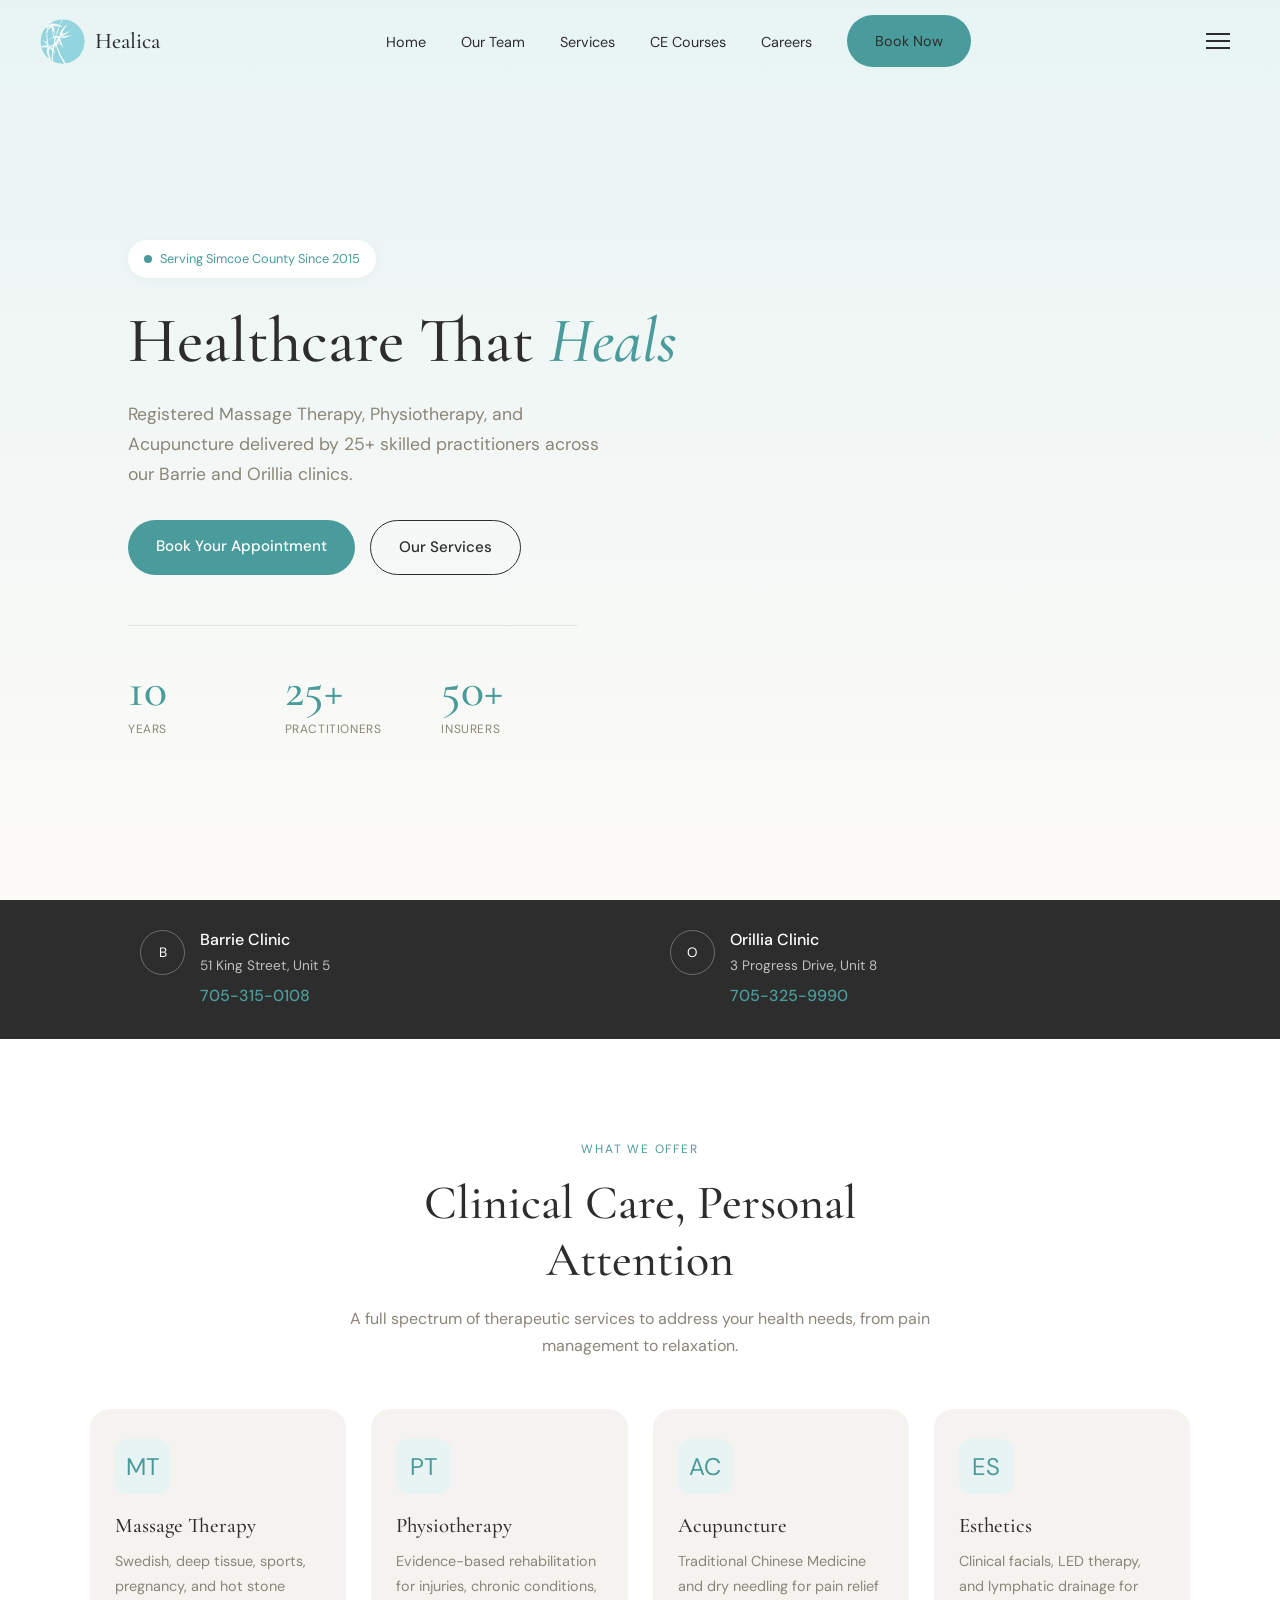
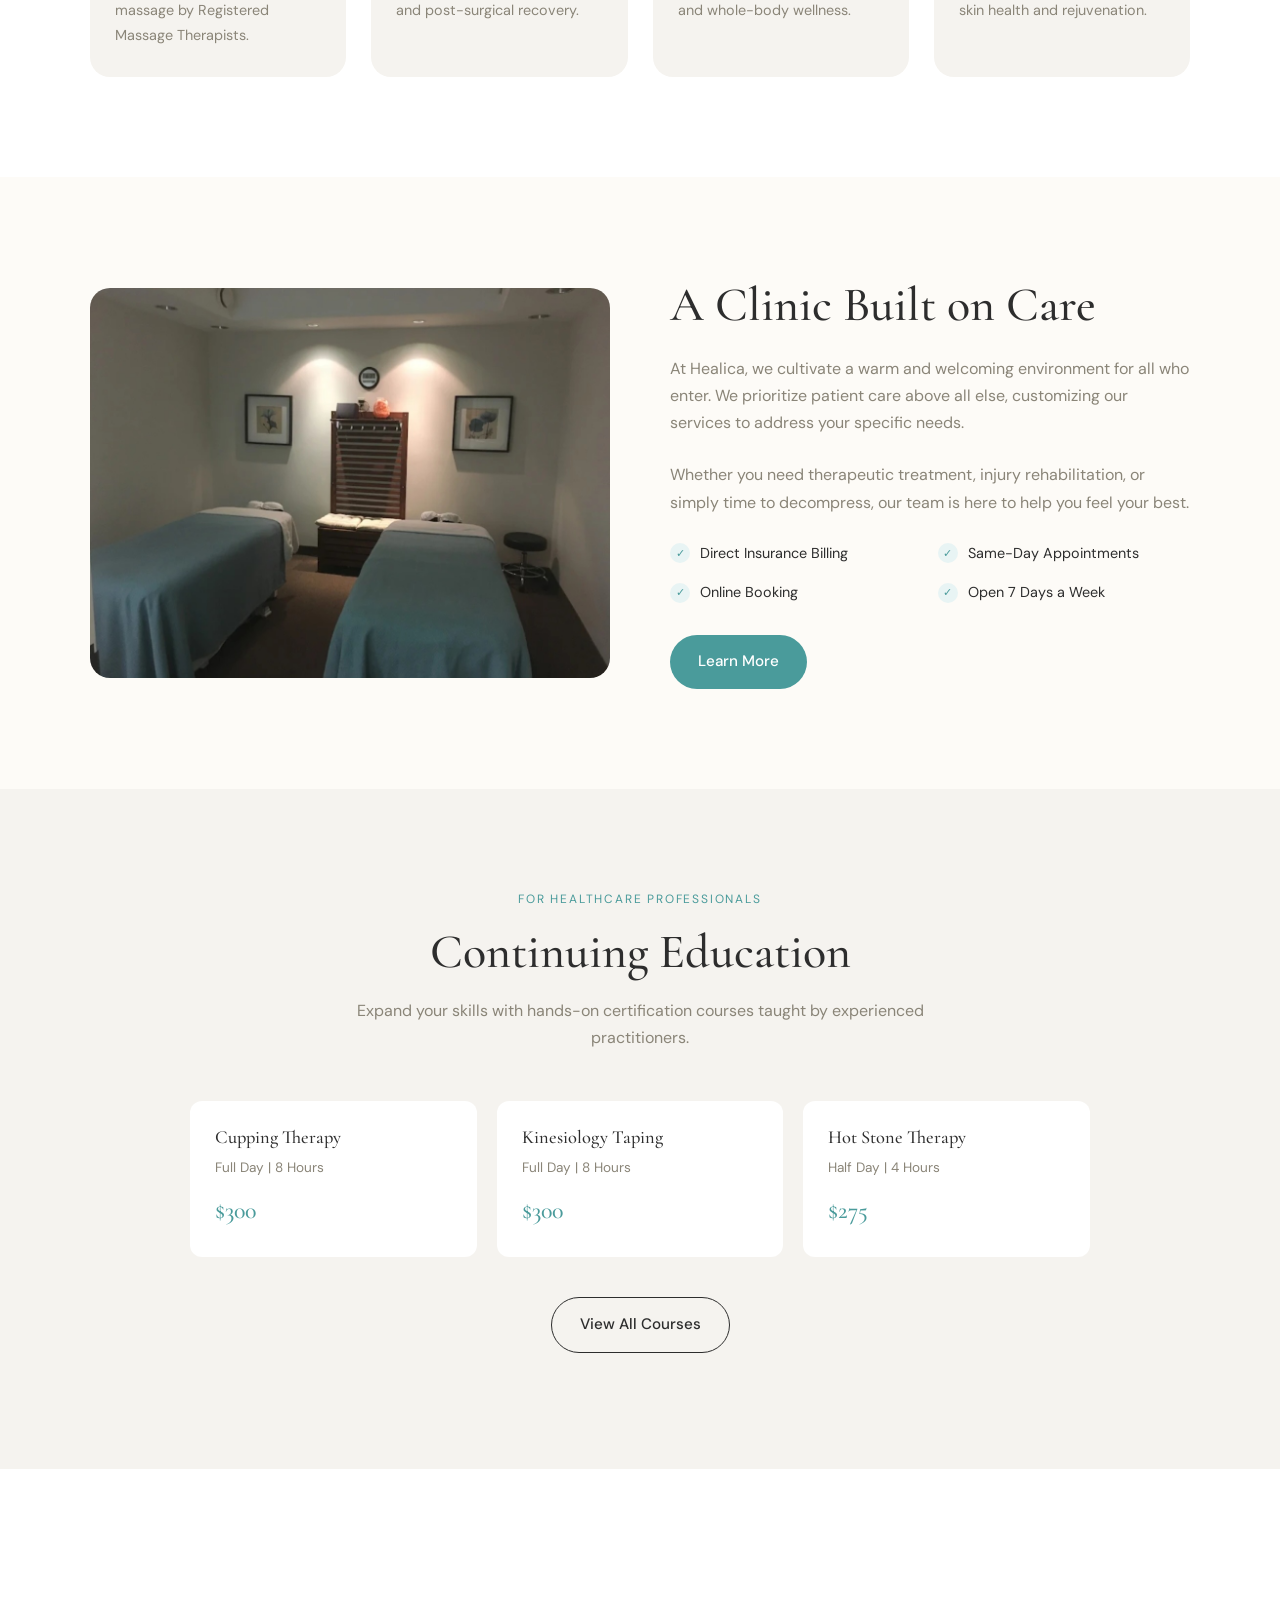
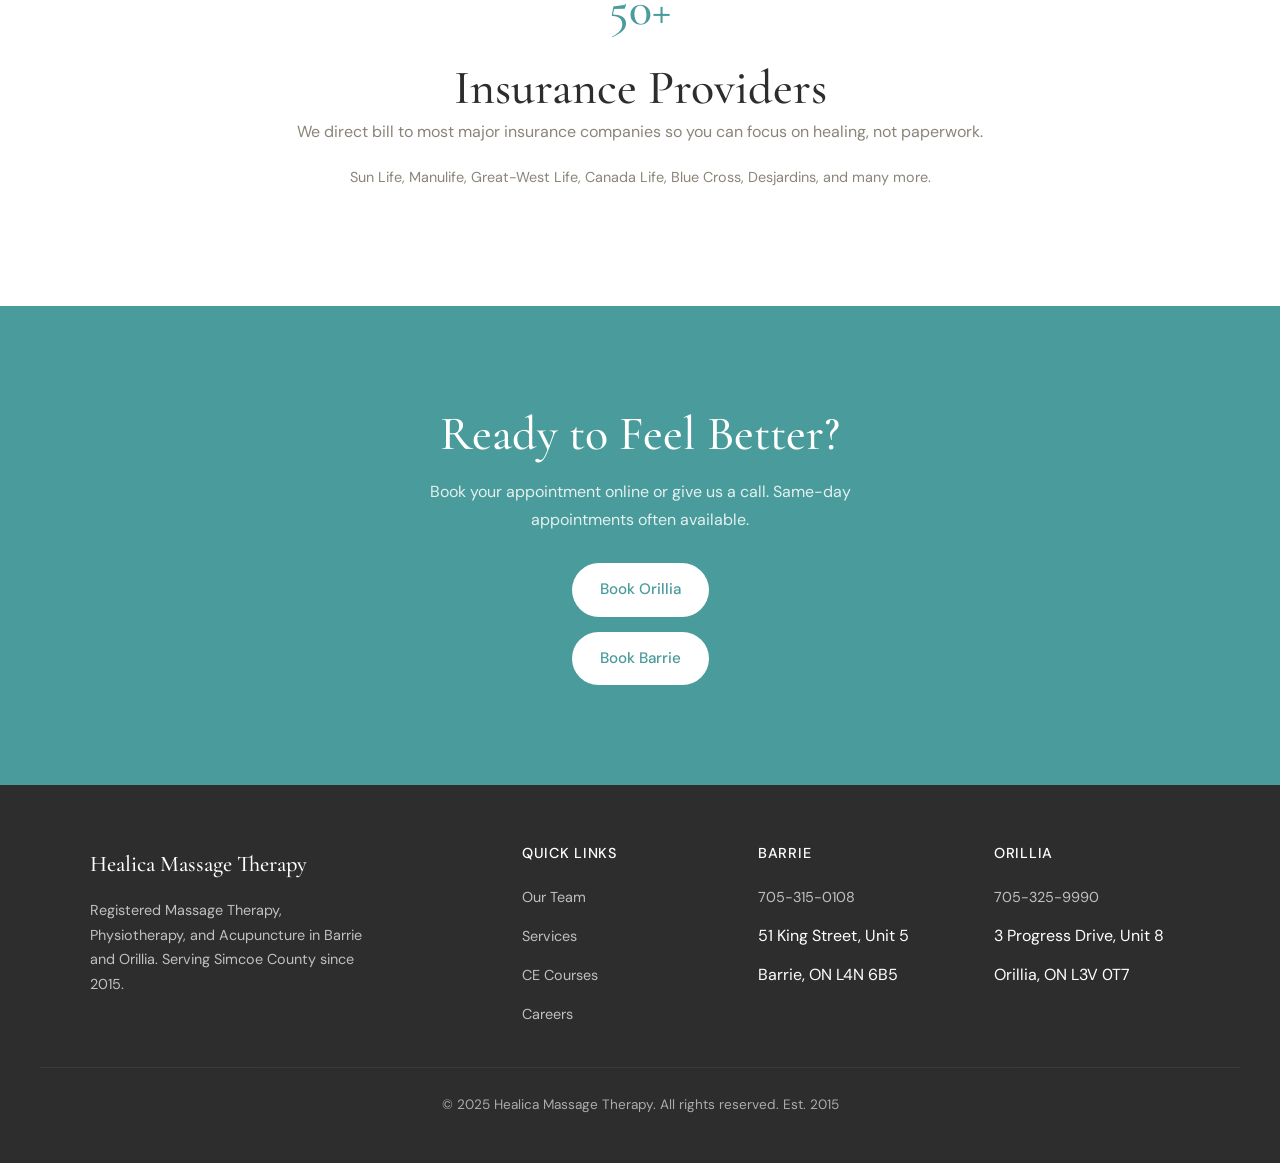
<file: index.html>
<!DOCTYPE html>
<html lang="en">
<head>
    <meta charset="UTF-8">
    <meta name="viewport" content="width=device-width, initial-scale=1.0">
    <title>Healica Massage Therapy | RMT Clinic in Barrie & Orillia</title>
    <meta name="description" content="Registered Massage Therapy, Physiotherapy & Acupuncture in Barrie and Orillia. Direct insurance billing. 25+ practitioners. Book online today.">
    <link rel="icon" type="image/x-icon" href="favicon.ico">
    <link rel="apple-touch-icon" href="apple-touch-icon.png">
    <link rel="preconnect" href="https://fonts.googleapis.com">
    <link rel="preconnect" href="https://fonts.gstatic.com" crossorigin>
    <link href="https://fonts.googleapis.com/css2?family=Cormorant+Garamond:ital,wght@0,400;0,500;0,600;1,400;1,500&family=DM+Sans:wght@300;400;500;600&display=swap" rel="stylesheet">
    <link rel="stylesheet" href="css/style.css">
</head>
<body>
    <!-- Header -->
    <header id="header">
        <div class="header-inner">
            <a href="index.html" class="logo">
                <img src="images/logo.jpg" alt="Healica" class="logo-img">
                <span class="logo-text">Healica</span>
            </a>
            
            <nav class="desktop-nav">
                <ul>
                    <li><a href="index.html">Home</a></li>
                    <li><a href="team.html">Our Team</a></li>
                    <li><a href="about.html">Services</a></li>
                    <li><a href="courses.html">CE Courses</a></li>
                    <li><a href="careers.html">Careers</a></li>
                    <li><a href="#book" class="btn btn-primary">Book Now</a></li>
                </ul>
            </nav>
            
            <button class="mobile-toggle" id="mobileToggle" aria-label="Toggle menu">
                <span></span>
                <span></span>
                <span></span>
            </button>
        </div>
    </header>
    
    <!-- Mobile Nav -->
    <nav class="mobile-nav" id="mobileNav">
        <ul>
            <li><a href="index.html">Home</a></li>
            <li><a href="team.html">Our Team</a></li>
            <li><a href="about.html">Services</a></li>
            <li><a href="courses.html">CE Courses</a></li>
            <li><a href="careers.html">Careers</a></li>
            <li><a href="#book" class="btn btn-primary">Book Now</a></li>
        </ul>
    </nav>

    <!-- Hero -->
    <section class="hero">
        <div class="hero-content">
            <div class="hero-badge">Serving Simcoe County Since 2015</div>
            <h1>Healthcare That <em>Heals</em></h1>
            <p>Registered Massage Therapy, Physiotherapy, and Acupuncture delivered by 25+ skilled practitioners across our Barrie and Orillia clinics.</p>
            <div class="hero-buttons">
                <a href="#book" class="btn btn-primary">Book Your Appointment</a>
                <a href="about.html" class="btn btn-outline">Our Services</a>
            </div>
            
            <div class="hero-stats">
                <div class="stat">
                    <div class="stat-number">10</div>
                    <div class="stat-label">Years</div>
                </div>
                <div class="stat">
                    <div class="stat-number">25+</div>
                    <div class="stat-label">Practitioners</div>
                </div>
                <div class="stat">
                    <div class="stat-number">50+</div>
                    <div class="stat-label">Insurers</div>
                </div>
            </div>
        </div>
    </section>

    <!-- Locations Bar -->
    <div class="locations-bar">
        <div class="locations-grid">
            <div class="location-item">
                <div class="location-icon">B</div>
                <div class="location-details">
                    <h4>Barrie Clinic</h4>
                    <p>51 King Street, Unit 5</p>
                    <a href="tel:7053150108">705-315-0108</a>
                </div>
            </div>
            <div class="location-item">
                <div class="location-icon">O</div>
                <div class="location-details">
                    <h4>Orillia Clinic</h4>
                    <p>3 Progress Drive, Unit 8</p>
                    <a href="tel:7053259990">705-325-9990</a>
                </div>
            </div>
        </div>
    </div>

    <!-- Services -->
    <section class="services">
        <div class="section-header">
            <div class="section-tag">What We Offer</div>
            <h2>Clinical Care, Personal Attention</h2>
            <p>A full spectrum of therapeutic services to address your health needs, from pain management to relaxation.</p>
        </div>
        
        <div class="services-grid">
            <div class="service-card">
                <div class="service-icon">MT</div>
                <h3>Massage Therapy</h3>
                <p>Swedish, deep tissue, sports, pregnancy, and hot stone massage by Registered Massage Therapists.</p>
            </div>
            <div class="service-card">
                <div class="service-icon">PT</div>
                <h3>Physiotherapy</h3>
                <p>Evidence-based rehabilitation for injuries, chronic conditions, and post-surgical recovery.</p>
            </div>
            <div class="service-card">
                <div class="service-icon">AC</div>
                <h3>Acupuncture</h3>
                <p>Traditional Chinese Medicine and dry needling for pain relief and whole-body wellness.</p>
            </div>
            <div class="service-card">
                <div class="service-icon">ES</div>
                <h3>Esthetics</h3>
                <p>Clinical facials, LED therapy, and lymphatic drainage for skin health and rejuvenation.</p>
            </div>
        </div>
    </section>

    <!-- About Preview -->
    <section class="about-preview">
        <div class="about-grid">
            <div class="about-image">
                <img src="images/clinic/treatment-room.jpg" alt="Healica treatment room with massage tables">
            </div>
            <div class="about-content">
                <h2>A Clinic Built on Care</h2>
                <p>At Healica, we cultivate a warm and welcoming environment for all who enter. We prioritize patient care above all else, customizing our services to address your specific needs.</p>
                <p>Whether you need therapeutic treatment, injury rehabilitation, or simply time to decompress, our team is here to help you feel your best.</p>
                
                <div class="about-features">
                    <div class="feature-item">
                        <span class="feature-check">✓</span>
                        <span>Direct Insurance Billing</span>
                    </div>
                    <div class="feature-item">
                        <span class="feature-check">✓</span>
                        <span>Same-Day Appointments</span>
                    </div>
                    <div class="feature-item">
                        <span class="feature-check">✓</span>
                        <span>Online Booking</span>
                    </div>
                    <div class="feature-item">
                        <span class="feature-check">✓</span>
                        <span>Open 7 Days a Week</span>
                    </div>
                </div>
                
                <a href="about.html" class="btn btn-primary">Learn More</a>
            </div>
        </div>
    </section>

    <!-- Courses Preview -->
    <section class="courses">
        <div class="section-header">
            <div class="section-tag">For Healthcare Professionals</div>
            <h2>Continuing Education</h2>
            <p>Expand your skills with hands-on certification courses taught by experienced practitioners.</p>
        </div>
        
        <div class="courses-grid">
            <div class="course-card">
                <h4>Cupping Therapy</h4>
                <p class="course-meta">Full Day | 8 Hours</p>
                <div class="course-price">$300</div>
            </div>
            <div class="course-card">
                <h4>Kinesiology Taping</h4>
                <p class="course-meta">Full Day | 8 Hours</p>
                <div class="course-price">$300</div>
            </div>
            <div class="course-card">
                <h4>Hot Stone Therapy</h4>
                <p class="course-meta">Half Day | 4 Hours</p>
                <div class="course-price">$275</div>
            </div>
        </div>
        
        <p class="text-center mt-40"><a href="courses.html" class="btn btn-outline">View All Courses</a></p>
    </section>

    <!-- Insurance -->
    <section class="insurance">
        <div class="insurance-count">50+</div>
        <h2>Insurance Providers</h2>
        <p class="text-light">We direct bill to most major insurance companies so you can focus on healing, not paperwork.</p>
        <p class="text-light" style="font-size: 0.9rem; margin-top: 20px;">Sun Life, Manulife, Great-West Life, Canada Life, Blue Cross, Desjardins, and many more.</p>
    </section>

    <!-- CTA -->
    <section class="cta" id="book">
        <h2>Ready to Feel Better?</h2>
        <p>Book your appointment online or give us a call. Same-day appointments often available.</p>
        <div style="display: flex; flex-direction: column; gap: 15px; align-items: center;">
            <a href="https://healicamassagetherapyorillia.setmore.com/" class="btn" target="_blank">Book Orillia</a>
            <a href="https://booking.setmore.com/scheduleappointment/ae8a8a37-0cfd-47c6-97ec-b8feeb06ac7f" class="btn" target="_blank">Book Barrie</a>
        </div>
    </section>

    <!-- Footer -->
    <footer>
        <div class="footer-grid">
            <div class="footer-brand">
                <span class="logo-text">Healica Massage Therapy</span>
                <p>Registered Massage Therapy, Physiotherapy, and Acupuncture in Barrie and Orillia. Serving Simcoe County since 2015.</p>
            </div>
            <div class="footer-col">
                <h5>Quick Links</h5>
                <ul>
                    <li><a href="team.html">Our Team</a></li>
                    <li><a href="about.html">Services</a></li>
                    <li><a href="courses.html">CE Courses</a></li>
                    <li><a href="careers.html">Careers</a></li>
                </ul>
            </div>
            <div class="footer-col">
                <h5>Barrie</h5>
                <ul>
                    <li><a href="tel:7053150108">705-315-0108</a></li>
                    <li>51 King Street, Unit 5</li>
                    <li>Barrie, ON L4N 6B5</li>
                </ul>
            </div>
            <div class="footer-col">
                <h5>Orillia</h5>
                <ul>
                    <li><a href="tel:7053259990">705-325-9990</a></li>
                    <li>3 Progress Drive, Unit 8</li>
                    <li>Orillia, ON L3V 0T7</li>
                </ul>
            </div>
        </div>
        <div class="footer-bottom">
            <p>&copy; 2025 Healica Massage Therapy. All rights reserved. Est. 2015</p>
        </div>
    </footer>

    <script src="js/main.js"></script>
</body>
</html>
</file>
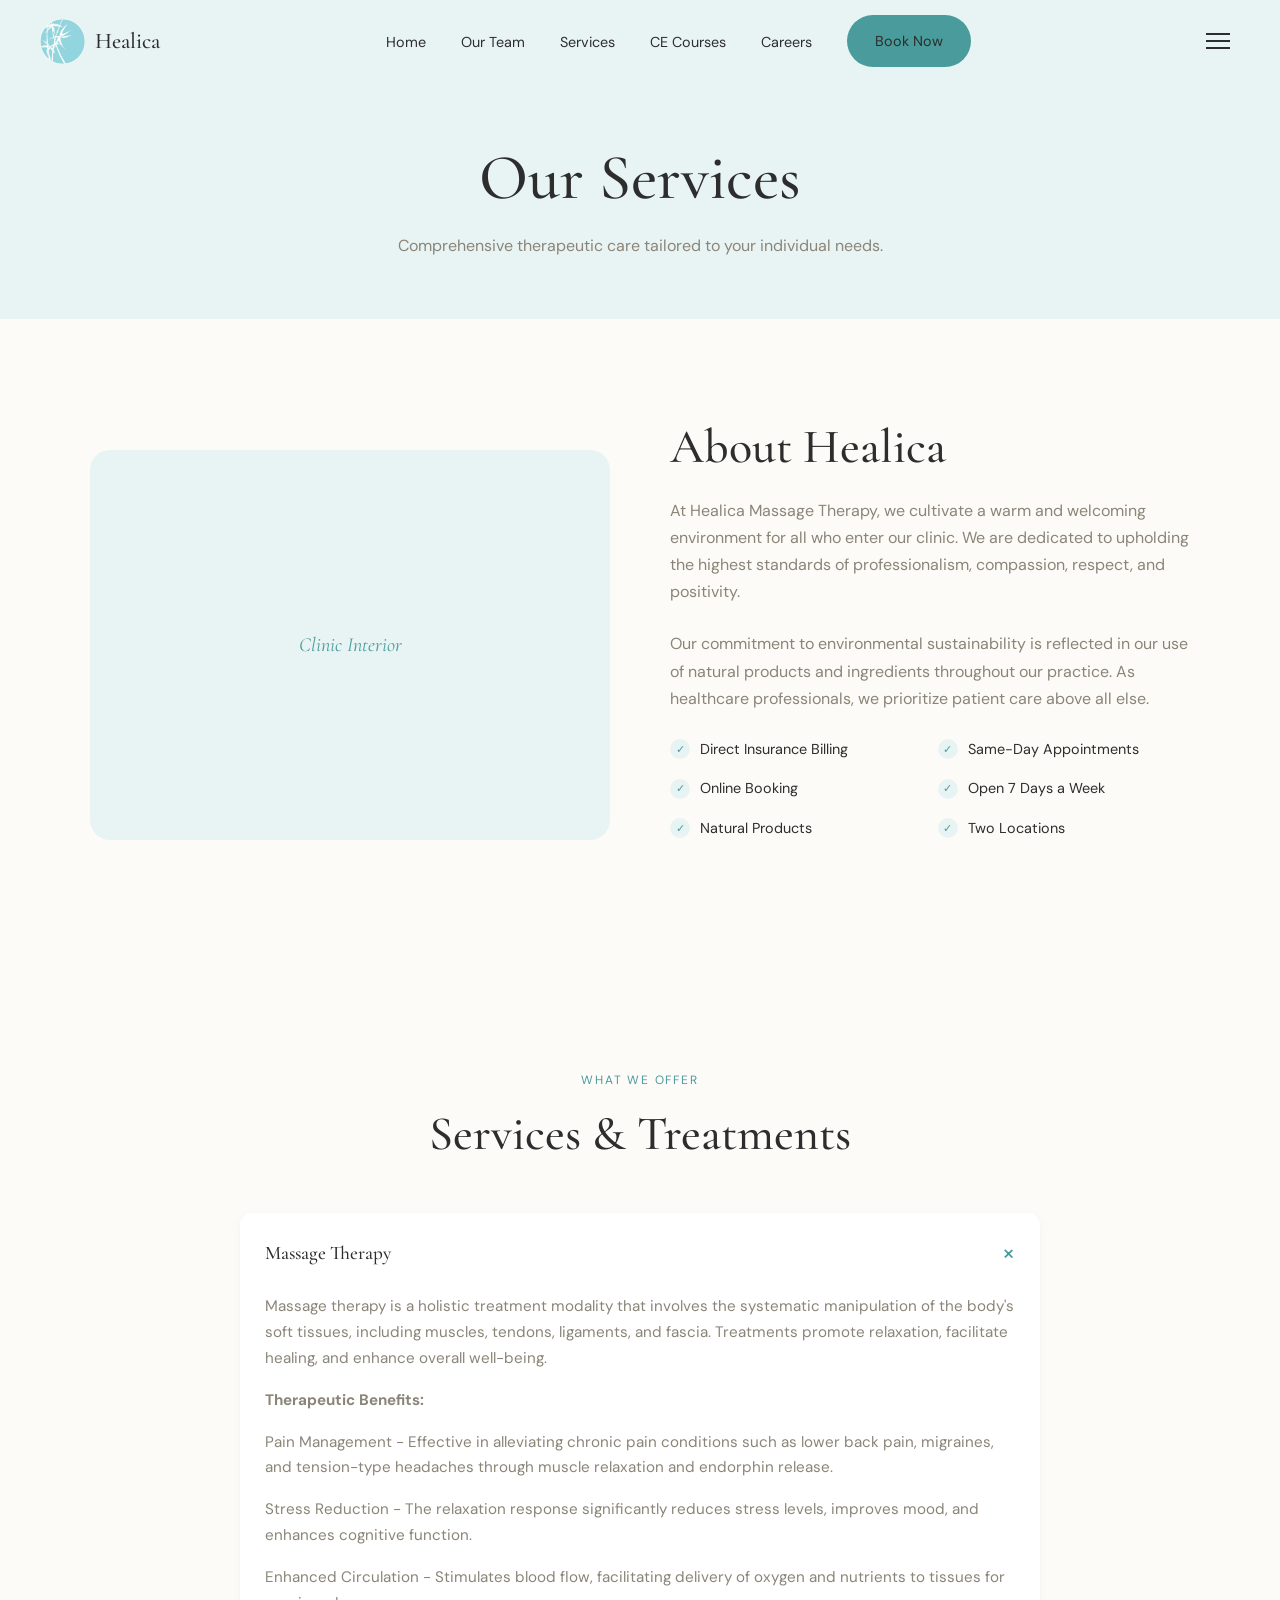
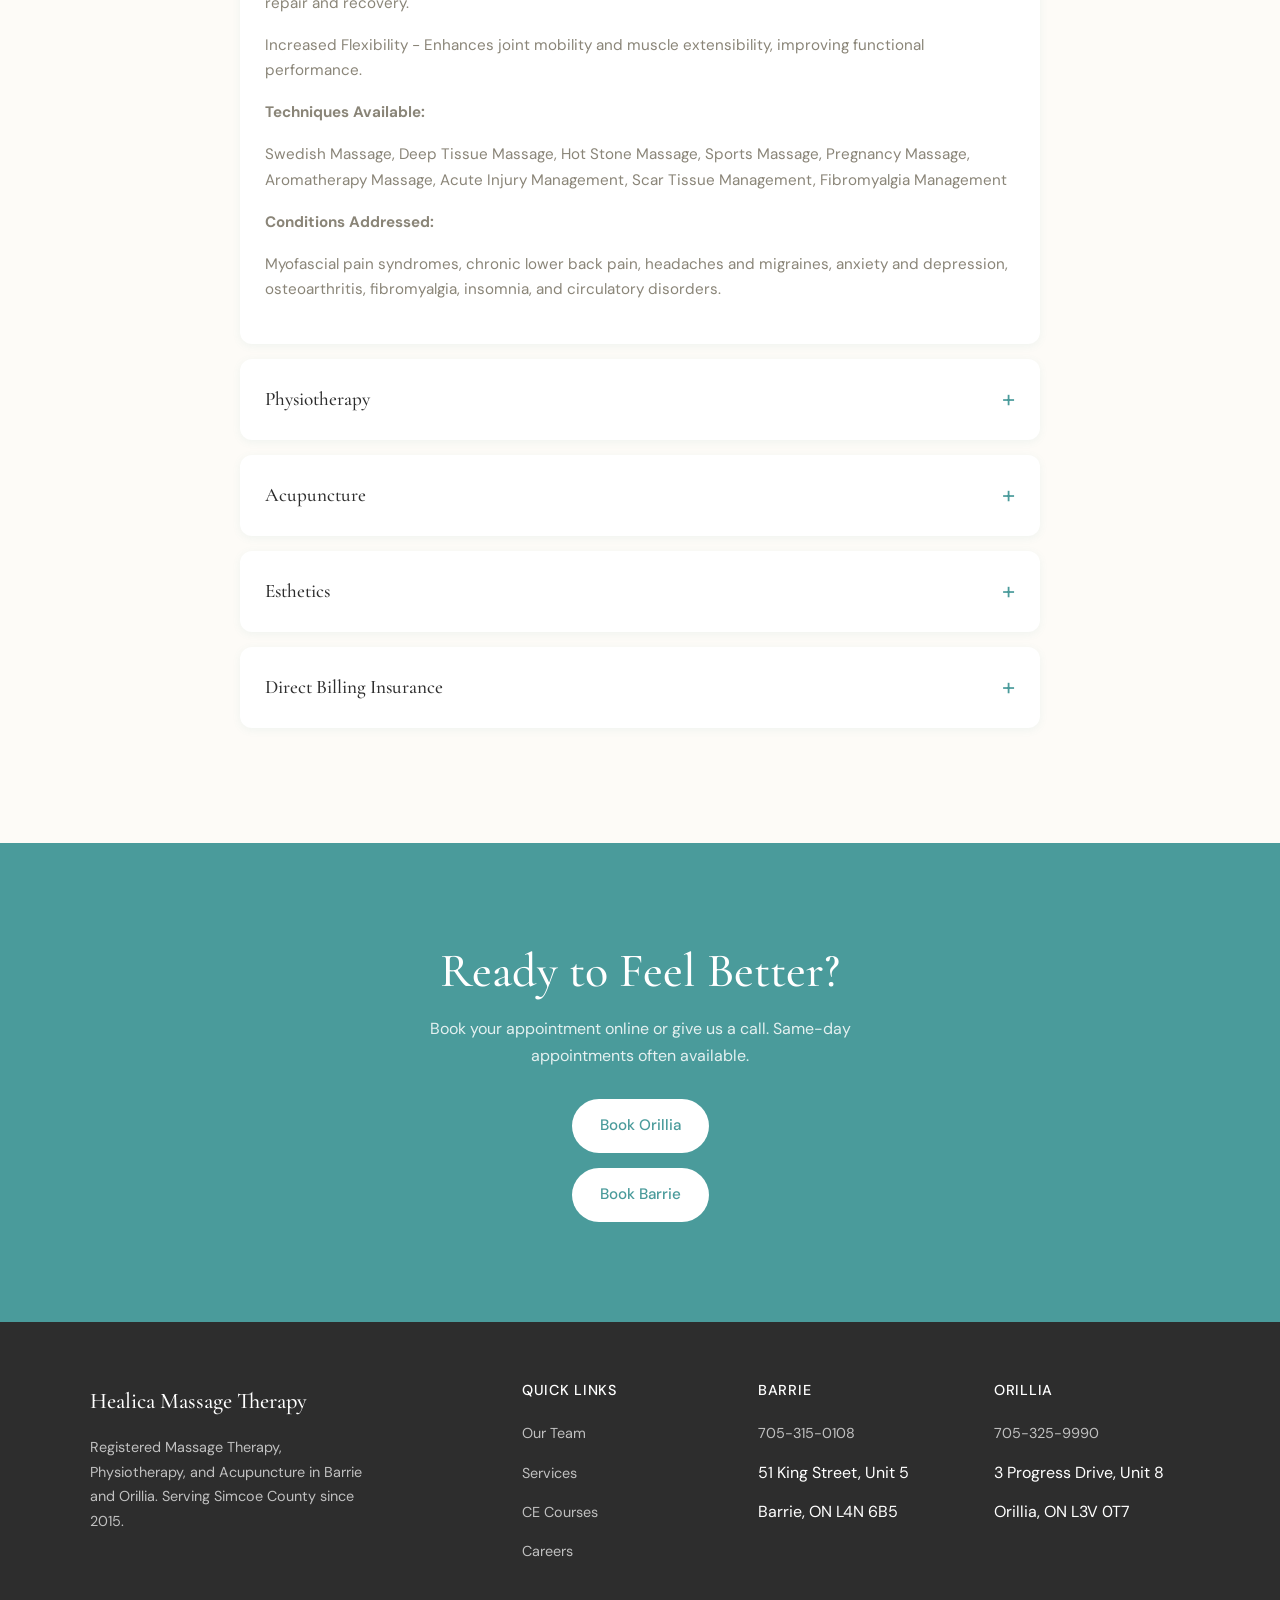
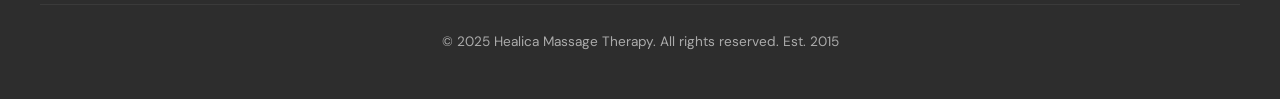
<file: about.html>
<!DOCTYPE html>
<html lang="en">
<head>
    <meta charset="UTF-8">
    <meta name="viewport" content="width=device-width, initial-scale=1.0">
    <title>Services | Healica Massage Therapy</title>
    <meta name="description" content="Massage Therapy, Physiotherapy, Acupuncture, and Esthetics services in Barrie and Orillia. Direct billing to 50+ insurance providers.">
    <link rel="icon" type="image/x-icon" href="favicon.ico">
    <link rel="apple-touch-icon" href="apple-touch-icon.png">
    <link rel="preconnect" href="https://fonts.googleapis.com">
    <link rel="preconnect" href="https://fonts.gstatic.com" crossorigin>
    <link href="https://fonts.googleapis.com/css2?family=Cormorant+Garamond:ital,wght@0,400;0,500;0,600;1,400;1,500&family=DM+Sans:wght@300;400;500;600&display=swap" rel="stylesheet">
    <link rel="stylesheet" href="css/style.css">
</head>
<body>
    <!-- Header -->
    <header id="header">
        <div class="header-inner">
            <a href="index.html" class="logo">
                <img src="images/logo.jpg" alt="Healica" class="logo-img">
                <span class="logo-text">Healica</span>
            </a>
            
            <nav class="desktop-nav">
                <ul>
                    <li><a href="index.html">Home</a></li>
                    <li><a href="team.html">Our Team</a></li>
                    <li><a href="about.html">Services</a></li>
                    <li><a href="courses.html">CE Courses</a></li>
                    <li><a href="careers.html">Careers</a></li>
                    <li><a href="index.html#book" class="btn btn-primary">Book Now</a></li>
                </ul>
            </nav>
            
            <button class="mobile-toggle" id="mobileToggle" aria-label="Toggle menu">
                <span></span>
                <span></span>
                <span></span>
            </button>
        </div>
    </header>
    
    <!-- Mobile Nav -->
    <nav class="mobile-nav" id="mobileNav">
        <ul>
            <li><a href="index.html">Home</a></li>
            <li><a href="team.html">Our Team</a></li>
            <li><a href="about.html">Services</a></li>
            <li><a href="courses.html">CE Courses</a></li>
            <li><a href="careers.html">Careers</a></li>
            <li><a href="index.html#book" class="btn btn-primary">Book Now</a></li>
        </ul>
    </nav>

    <!-- Page Header -->
    <div class="page-header">
        <h1>Our Services</h1>
        <p>Comprehensive therapeutic care tailored to your individual needs.</p>
    </div>

    <!-- About Section -->
    <section class="about-preview">
        <div class="about-grid">
            <div class="about-image">Clinic Interior</div>
            <div class="about-content">
                <h2>About Healica</h2>
                <p>At Healica Massage Therapy, we cultivate a warm and welcoming environment for all who enter our clinic. We are dedicated to upholding the highest standards of professionalism, compassion, respect, and positivity.</p>
                <p>Our commitment to environmental sustainability is reflected in our use of natural products and ingredients throughout our practice. As healthcare professionals, we prioritize patient care above all else.</p>
                
                <div class="about-features">
                    <div class="feature-item">
                        <span class="feature-check">✓</span>
                        <span>Direct Insurance Billing</span>
                    </div>
                    <div class="feature-item">
                        <span class="feature-check">✓</span>
                        <span>Same-Day Appointments</span>
                    </div>
                    <div class="feature-item">
                        <span class="feature-check">✓</span>
                        <span>Online Booking</span>
                    </div>
                    <div class="feature-item">
                        <span class="feature-check">✓</span>
                        <span>Open 7 Days a Week</span>
                    </div>
                    <div class="feature-item">
                        <span class="feature-check">✓</span>
                        <span>Natural Products</span>
                    </div>
                    <div class="feature-item">
                        <span class="feature-check">✓</span>
                        <span>Two Locations</span>
                    </div>
                </div>
            </div>
        </div>
    </section>

    <!-- Services Accordion -->
    <section class="services" style="background: var(--off-white);">
        <div class="section-header">
            <div class="section-tag">What We Offer</div>
            <h2>Services &amp; Treatments</h2>
        </div>
        
        <div class="accordion">
            <!-- Massage Therapy -->
            <div class="accordion-item active">
                <div class="accordion-header">
                    <h3>Massage Therapy</h3>
                    <span class="accordion-icon">+</span>
                </div>
                <div class="accordion-content">
                    <p>Massage therapy is a holistic treatment modality that involves the systematic manipulation of the body's soft tissues, including muscles, tendons, ligaments, and fascia. Treatments promote relaxation, facilitate healing, and enhance overall well-being.</p>
                    
                    <p><strong>Therapeutic Benefits:</strong></p>
                    <p>Pain Management - Effective in alleviating chronic pain conditions such as lower back pain, migraines, and tension-type headaches through muscle relaxation and endorphin release.</p>
                    <p>Stress Reduction - The relaxation response significantly reduces stress levels, improves mood, and enhances cognitive function.</p>
                    <p>Enhanced Circulation - Stimulates blood flow, facilitating delivery of oxygen and nutrients to tissues for repair and recovery.</p>
                    <p>Increased Flexibility - Enhances joint mobility and muscle extensibility, improving functional performance.</p>
                    
                    <p><strong>Techniques Available:</strong></p>
                    <p>Swedish Massage, Deep Tissue Massage, Hot Stone Massage, Sports Massage, Pregnancy Massage, Aromatherapy Massage, Acute Injury Management, Scar Tissue Management, Fibromyalgia Management</p>
                    
                    <p><strong>Conditions Addressed:</strong></p>
                    <p>Myofascial pain syndromes, chronic lower back pain, headaches and migraines, anxiety and depression, osteoarthritis, fibromyalgia, insomnia, and circulatory disorders.</p>
                </div>
            </div>
            
            <!-- Physiotherapy -->
            <div class="accordion-item">
                <div class="accordion-header">
                    <h3>Physiotherapy</h3>
                    <span class="accordion-icon">+</span>
                </div>
                <div class="accordion-content">
                    <p>Physiotherapy is a healthcare discipline focused on enhancing and restoring movement and functional ability in individuals affected by injury, illness, or disability. Our physiotherapists utilize manual therapy, exercise prescription, education, and specialized techniques to help patients recover and maintain their physical health.</p>
                    
                    <p><strong>Benefits of Physiotherapy:</strong></p>
                    <p>Pain Management - Effectively reduce pain through manual therapy, electrotherapy, and exercise without relying solely on medication.</p>
                    <p>Improved Mobility - Focusing on movement patterns and rehabilitation exercises enhances flexibility, strength, and coordination.</p>
                    <p>Injury Prevention - Assessment of movement mechanics and identification of risk factors with tailored exercise programs.</p>
                    <p>Post-Surgery Rehabilitation - Crucial for recovery after surgery, helping restore movement, strength, and function.</p>
                    <p>Chronic Condition Management - Conditions such as arthritis, diabetes, and cardiovascular diseases can benefit from physiotherapy.</p>
                    <p>Athletic Performance - Optimize training, recover from injuries, and improve performance through biomechanical analysis.</p>
                </div>
            </div>
            
            <!-- Acupuncture -->
            <div class="accordion-item">
                <div class="accordion-header">
                    <h3>Acupuncture</h3>
                    <span class="accordion-icon">+</span>
                </div>
                <div class="accordion-content">
                    <p>A traditional Chinese medicine practice that involves the insertion of thin needles into specific points on the body to promote healing and balance. Based on the concept of "Qi" - vital energy that flows through pathways called meridians - acupuncture aims to restore the flow of Qi, addressing various physical and emotional issues.</p>
                    
                    <p><strong>Benefits of Acupuncture:</strong></p>
                    <p>Pain Relief - Widely recognized for effectiveness in alleviating chronic pain conditions such as back pain, migraines, and arthritis. Reduces inflammation and promotes endorphin release.</p>
                    <p>Stress Reduction - Promotes relaxation and decreases stress levels. Many report feeling calm and improved sleep quality.</p>
                    <p>Enhanced Immune Function - Regular treatments may boost the immune system, helping fend off illnesses more effectively.</p>
                    <p>Digestive Health - Aids in management of digestive issues such as IBS, bloating, and nausea.</p>
                    <p>Mental Clarity and Mood - May help alleviate symptoms of anxiety and depression by balancing neurotransmitters.</p>
                    <p>Women's Health - Helps with menstrual issues, pregnancy-related symptoms, and menopause.</p>
                </div>
            </div>
            
            <!-- Esthetics -->
            <div class="accordion-item">
                <div class="accordion-header">
                    <h3>Esthetics</h3>
                    <span class="accordion-icon">+</span>
                </div>
                <div class="accordion-content">
                    <p><strong>Classic Facial (60 min)</strong></p>
                    <p>Experience ultimate rejuvenation with thorough cleansing, gentle exfoliation, and steaming to reveal a radiant complexion. Includes skin analysis, facial and décolleté massage, custom face mask, and finishing products.</p>
                    
                    <p><strong>Relaxation Facial (75 min)</strong></p>
                    <p>An extended version of our Classic Facial including Gua Sha facial for reduced puffiness, lymphatic drainage, and improved skin elasticity. Complete with a blissful scalp massage.</p>
                    
                    <p><strong>Manual Lymphatic Drainage Facial (45 min)</strong></p>
                    <p>Specialized treatment with thorough cleansing and gentle manual lymphatic drainage massage to reduce puffiness, eliminate toxins, and improve circulation.</p>
                    
                    <p><strong>LED Light Therapy Facial (30 min)</strong></p>
                    <p>Non-invasive treatment using various colors of light to address specific skin concerns:</p>
                    <p>Red Light - Stimulates collagen, reduces inflammation, anti-aging benefits</p>
                    <p>Blue Light - Targets acne-causing bacteria</p>
                    <p>Green Light - Reduces hyperpigmentation, promotes even skin tone</p>
                    <p>Yellow Light - Reduces redness, boosts circulation, soothes sensitive skin</p>
                </div>
            </div>
            
            <!-- Direct Billing -->
            <div class="accordion-item">
                <div class="accordion-header">
                    <h3>Direct Billing Insurance</h3>
                    <span class="accordion-icon">+</span>
                </div>
                <div class="accordion-content">
                    <p>We direct bill to over 50 insurance companies so you can focus on healing, not paperwork.</p>
                    
                    <p><strong>Providers include:</strong></p>
                    <p>Alberta Blue Cross, Beneva Inc., Blue Cross, BPA – Benefit Plan Administrators, Canada Life, Canada Life – PSHCP, Canadian Construction Workers Union, Chambers of Commerce Group Insurance, CINUP, ClaimSecure, Coughlin & Associates Ltd., Cowan, D.A. Townley, Desjardins Insurance, Equitable, First Canadian Financial Group, GMS Carrier 49, GMS Carrier 50, GroupHEALTH, GroupSource, Great-West Life, Greenshield Canada, Industrial Alliance Financial Group, Johnson Inc., Johnston Group Inc., LiUNA Local 183, LiUNA Local 506, Manion, Manulife Financial, Maximum Benefit, MDM Insurance Services Inc., People Corporation, RWAM Insurance Administrators, Simply Benefits, SSQ Financial Group, Standard Life, Sun Life Financial, TELUS AdjudiCare, Union Benefits, UV Insurance</p>
                </div>
            </div>
        </div>
    </section>

    <!-- CTA -->
    <section class="cta">
        <h2>Ready to Feel Better?</h2>
        <p>Book your appointment online or give us a call. Same-day appointments often available.</p>
        <div style="display: flex; flex-direction: column; gap: 15px; align-items: center;">
            <a href="https://healicamassagetherapyorillia.setmore.com/" class="btn" target="_blank">Book Orillia</a>
            <a href="https://booking.setmore.com/scheduleappointment/ae8a8a37-0cfd-47c6-97ec-b8feeb06ac7f" class="btn" target="_blank">Book Barrie</a>
        </div>
    </section>

    <!-- Footer -->
    <footer>
        <div class="footer-grid">
            <div class="footer-brand">
                <span class="logo-text">Healica Massage Therapy</span>
                <p>Registered Massage Therapy, Physiotherapy, and Acupuncture in Barrie and Orillia. Serving Simcoe County since 2015.</p>
            </div>
            <div class="footer-col">
                <h5>Quick Links</h5>
                <ul>
                    <li><a href="team.html">Our Team</a></li>
                    <li><a href="about.html">Services</a></li>
                    <li><a href="courses.html">CE Courses</a></li>
                    <li><a href="careers.html">Careers</a></li>
                </ul>
            </div>
            <div class="footer-col">
                <h5>Barrie</h5>
                <ul>
                    <li><a href="tel:7053150108">705-315-0108</a></li>
                    <li>51 King Street, Unit 5</li>
                    <li>Barrie, ON L4N 6B5</li>
                </ul>
            </div>
            <div class="footer-col">
                <h5>Orillia</h5>
                <ul>
                    <li><a href="tel:7053259990">705-325-9990</a></li>
                    <li>3 Progress Drive, Unit 8</li>
                    <li>Orillia, ON L3V 0T7</li>
                </ul>
            </div>
        </div>
        <div class="footer-bottom">
            <p>&copy; 2025 Healica Massage Therapy. All rights reserved. Est. 2015</p>
        </div>
    </footer>

    <script src="js/main.js"></script>
</body>
</html>
</file>
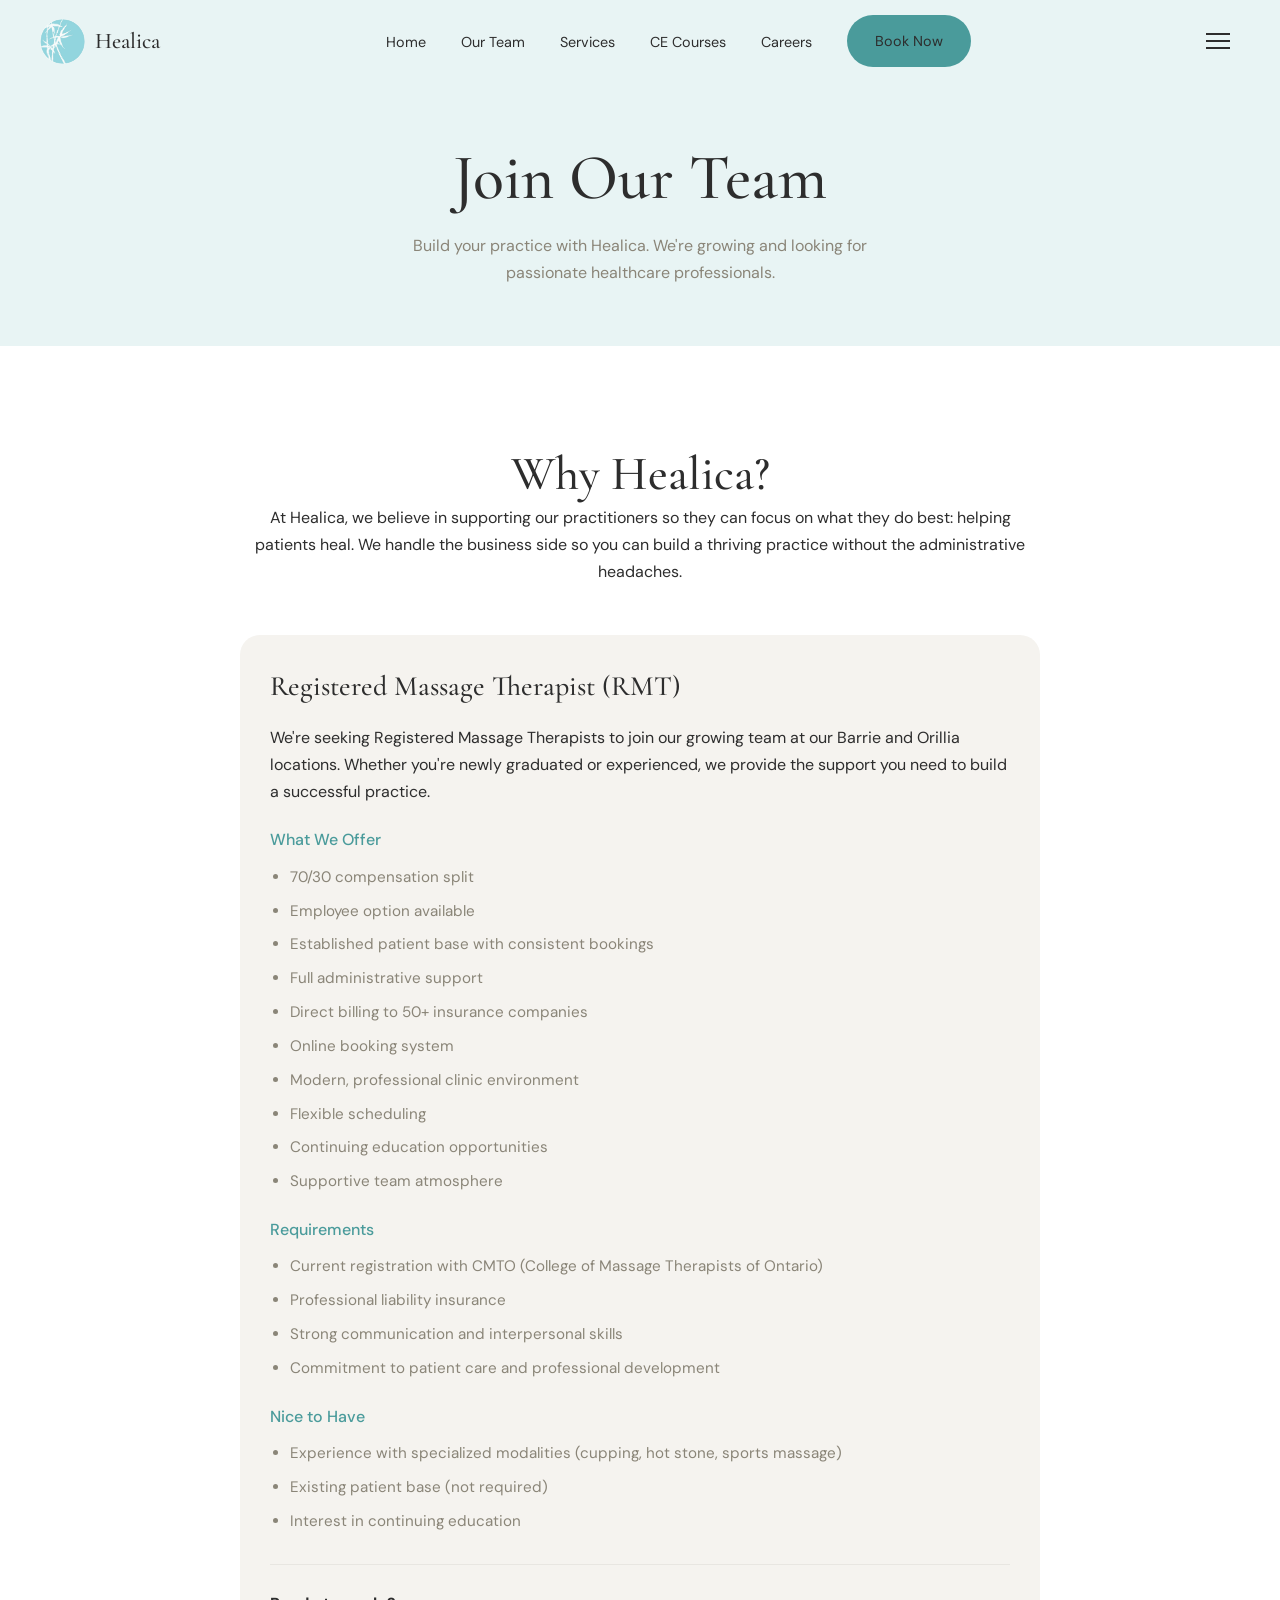
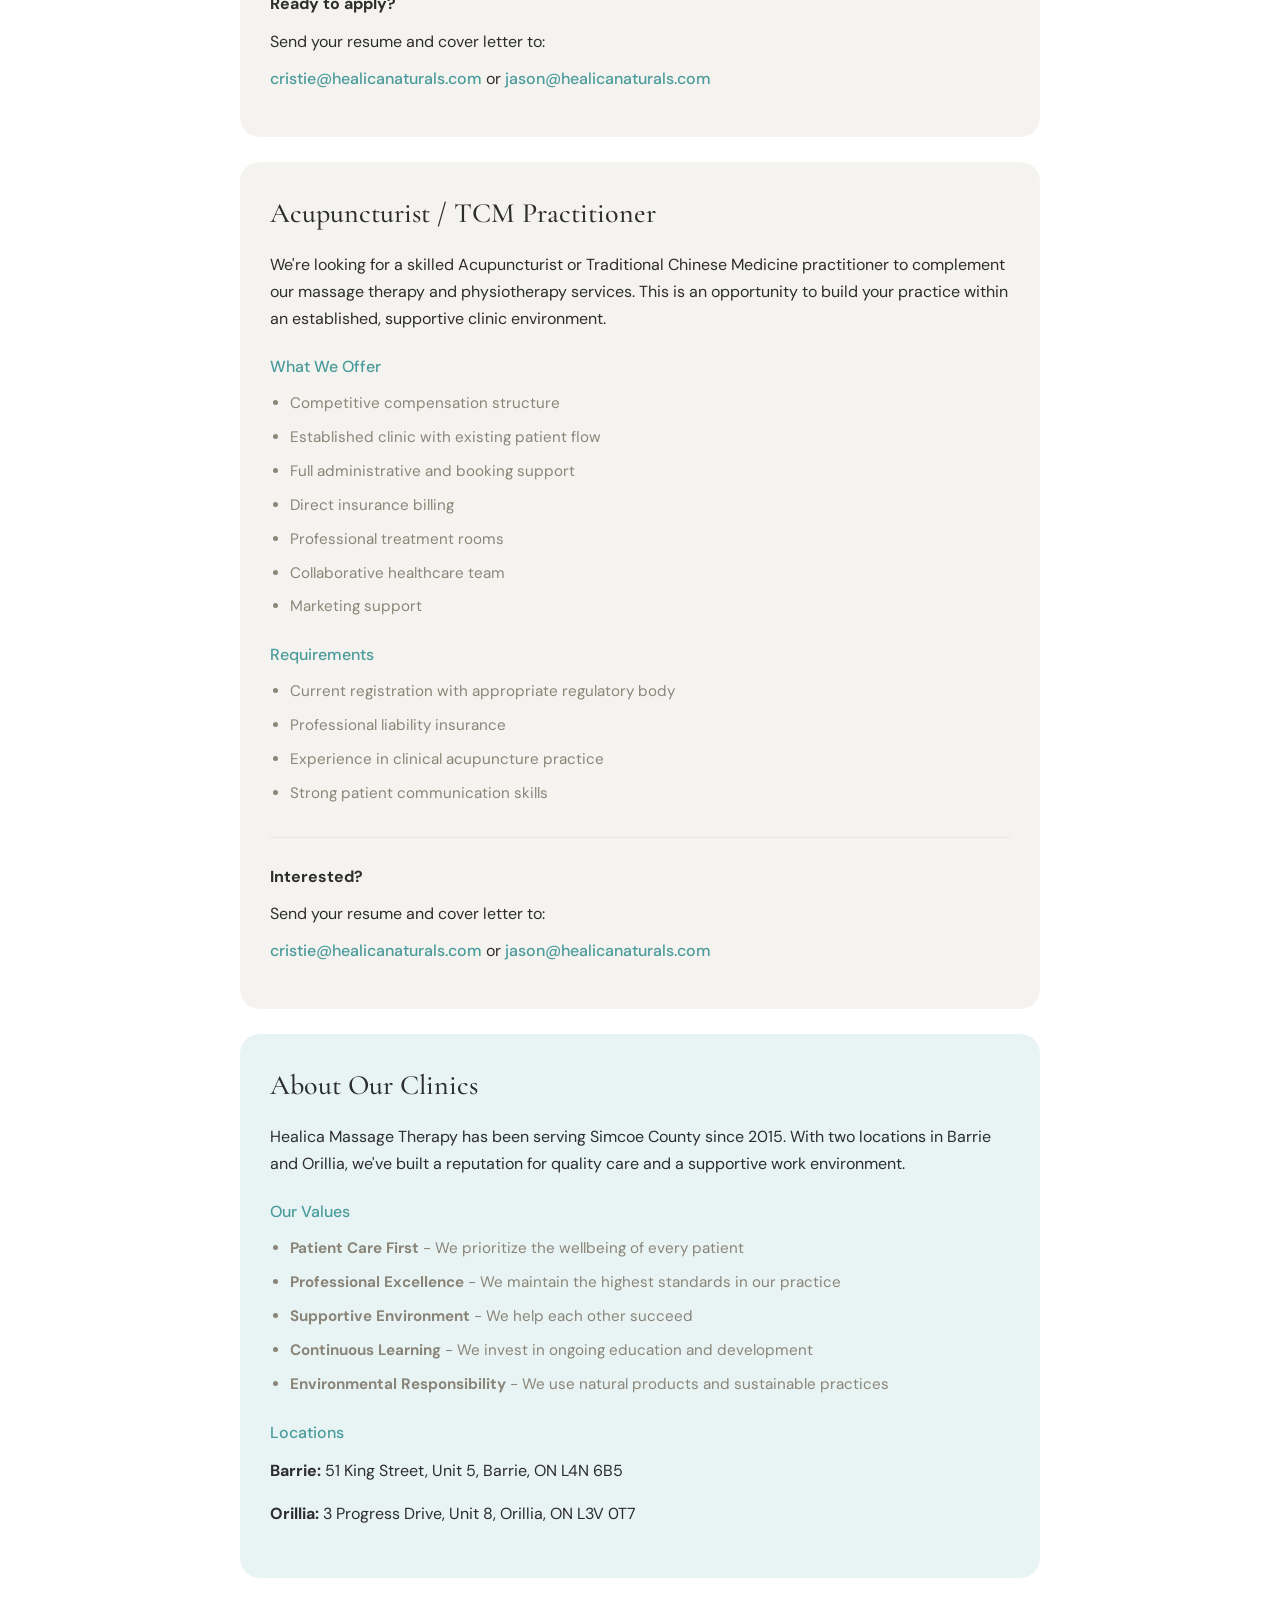
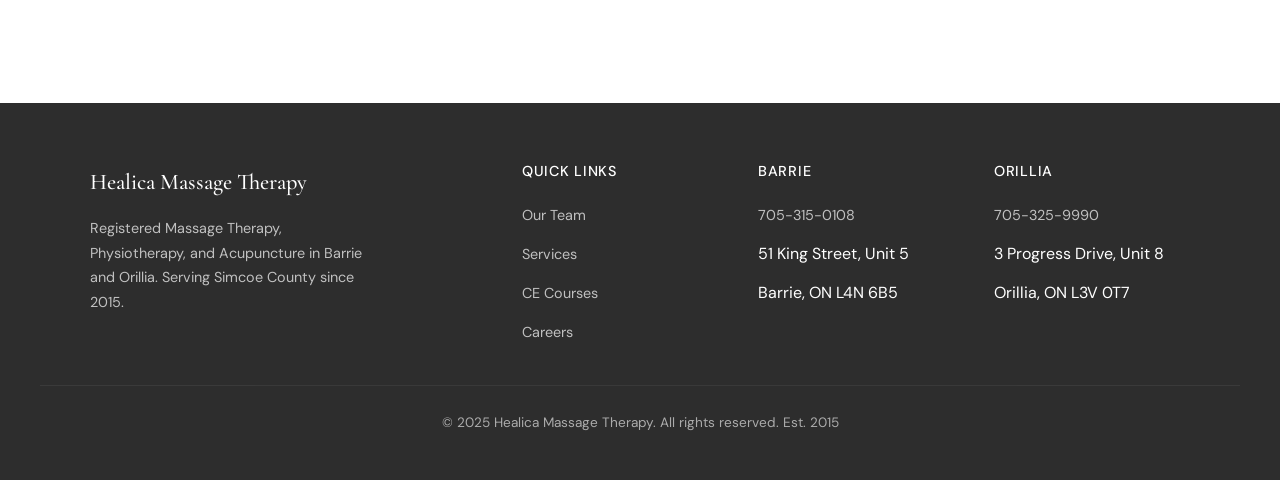
<file: careers.html>
<!DOCTYPE html>
<html lang="en">
<head>
    <meta charset="UTF-8">
    <meta name="viewport" content="width=device-width, initial-scale=1.0">
    <title>Careers | Healica Massage Therapy</title>
    <meta name="description" content="Join our team of healthcare professionals. Now hiring RMTs and Acupuncturists in Barrie and Orillia. 70/30 split, direct billing, full admin support.">
    <link rel="icon" type="image/x-icon" href="favicon.ico">
    <link rel="apple-touch-icon" href="apple-touch-icon.png">
    <link rel="preconnect" href="https://fonts.googleapis.com">
    <link rel="preconnect" href="https://fonts.gstatic.com" crossorigin>
    <link href="https://fonts.googleapis.com/css2?family=Cormorant+Garamond:ital,wght@0,400;0,500;0,600;1,400;1,500&family=DM+Sans:wght@300;400;500;600&display=swap" rel="stylesheet">
    <link rel="stylesheet" href="css/style.css">
</head>
<body>
    <!-- Header -->
    <header id="header">
        <div class="header-inner">
            <a href="index.html" class="logo">
                <img src="images/logo.jpg" alt="Healica" class="logo-img">
                <span class="logo-text">Healica</span>
            </a>
            
            <nav class="desktop-nav">
                <ul>
                    <li><a href="index.html">Home</a></li>
                    <li><a href="team.html">Our Team</a></li>
                    <li><a href="about.html">Services</a></li>
                    <li><a href="courses.html">CE Courses</a></li>
                    <li><a href="careers.html">Careers</a></li>
                    <li><a href="index.html#book" class="btn btn-primary">Book Now</a></li>
                </ul>
            </nav>
            
            <button class="mobile-toggle" id="mobileToggle" aria-label="Toggle menu">
                <span></span>
                <span></span>
                <span></span>
            </button>
        </div>
    </header>
    
    <!-- Mobile Nav -->
    <nav class="mobile-nav" id="mobileNav">
        <ul>
            <li><a href="index.html">Home</a></li>
            <li><a href="team.html">Our Team</a></li>
            <li><a href="about.html">Services</a></li>
            <li><a href="courses.html">CE Courses</a></li>
            <li><a href="careers.html">Careers</a></li>
            <li><a href="index.html#book" class="btn btn-primary">Book Now</a></li>
        </ul>
    </nav>

    <!-- Page Header -->
    <div class="page-header">
        <h1>Join Our Team</h1>
        <p>Build your practice with Healica. We're growing and looking for passionate healthcare professionals.</p>
    </div>

    <!-- Careers Content -->
    <section class="careers-content">
        <div class="careers-intro">
            <h2>Why Healica?</h2>
            <p>At Healica, we believe in supporting our practitioners so they can focus on what they do best: helping patients heal. We handle the business side so you can build a thriving practice without the administrative headaches.</p>
        </div>
        
        <!-- RMT Posting -->
        <div class="job-posting">
            <h3>Registered Massage Therapist (RMT)</h3>
            <p>We're seeking Registered Massage Therapists to join our growing team at our Barrie and Orillia locations. Whether you're newly graduated or experienced, we provide the support you need to build a successful practice.</p>
            
            <h4>What We Offer</h4>
            <ul>
                <li>70/30 compensation split</li>
                <li>Employee option available</li>
                <li>Established patient base with consistent bookings</li>
                <li>Full administrative support</li>
                <li>Direct billing to 50+ insurance companies</li>
                <li>Online booking system</li>
                <li>Modern, professional clinic environment</li>
                <li>Flexible scheduling</li>
                <li>Continuing education opportunities</li>
                <li>Supportive team atmosphere</li>
            </ul>
            
            <h4>Requirements</h4>
            <ul>
                <li>Current registration with CMTO (College of Massage Therapists of Ontario)</li>
                <li>Professional liability insurance</li>
                <li>Strong communication and interpersonal skills</li>
                <li>Commitment to patient care and professional development</li>
            </ul>
            
            <h4>Nice to Have</h4>
            <ul>
                <li>Experience with specialized modalities (cupping, hot stone, sports massage)</li>
                <li>Existing patient base (not required)</li>
                <li>Interest in continuing education</li>
            </ul>
            
            <div class="job-contact">
                <p><strong>Ready to apply?</strong></p>
                <p>Send your resume and cover letter to:</p>
                <p><a href="mailto:cristie@healicanaturals.com">cristie@healicanaturals.com</a> or <a href="mailto:jason@healicanaturals.com">jason@healicanaturals.com</a></p>
            </div>
        </div>
        
        <!-- Acupuncturist Posting -->
        <div class="job-posting">
            <h3>Acupuncturist / TCM Practitioner</h3>
            <p>We're looking for a skilled Acupuncturist or Traditional Chinese Medicine practitioner to complement our massage therapy and physiotherapy services. This is an opportunity to build your practice within an established, supportive clinic environment.</p>
            
            <h4>What We Offer</h4>
            <ul>
                <li>Competitive compensation structure</li>
                <li>Established clinic with existing patient flow</li>
                <li>Full administrative and booking support</li>
                <li>Direct insurance billing</li>
                <li>Professional treatment rooms</li>
                <li>Collaborative healthcare team</li>
                <li>Marketing support</li>
            </ul>
            
            <h4>Requirements</h4>
            <ul>
                <li>Current registration with appropriate regulatory body</li>
                <li>Professional liability insurance</li>
                <li>Experience in clinical acupuncture practice</li>
                <li>Strong patient communication skills</li>
            </ul>
            
            <div class="job-contact">
                <p><strong>Interested?</strong></p>
                <p>Send your resume and cover letter to:</p>
                <p><a href="mailto:cristie@healicanaturals.com">cristie@healicanaturals.com</a> or <a href="mailto:jason@healicanaturals.com">jason@healicanaturals.com</a></p>
            </div>
        </div>
        
        <!-- General Info -->
        <div class="job-posting" style="background: var(--accent-soft);">
            <h3>About Our Clinics</h3>
            <p>Healica Massage Therapy has been serving Simcoe County since 2015. With two locations in Barrie and Orillia, we've built a reputation for quality care and a supportive work environment.</p>
            
            <h4>Our Values</h4>
            <ul>
                <li><strong>Patient Care First</strong> - We prioritize the wellbeing of every patient</li>
                <li><strong>Professional Excellence</strong> - We maintain the highest standards in our practice</li>
                <li><strong>Supportive Environment</strong> - We help each other succeed</li>
                <li><strong>Continuous Learning</strong> - We invest in ongoing education and development</li>
                <li><strong>Environmental Responsibility</strong> - We use natural products and sustainable practices</li>
            </ul>
            
            <h4>Locations</h4>
            <p><strong>Barrie:</strong> 51 King Street, Unit 5, Barrie, ON L4N 6B5</p>
            <p><strong>Orillia:</strong> 3 Progress Drive, Unit 8, Orillia, ON L3V 0T7</p>
        </div>
    </section>

    <!-- Footer -->
    <footer>
        <div class="footer-grid">
            <div class="footer-brand">
                <span class="logo-text">Healica Massage Therapy</span>
                <p>Registered Massage Therapy, Physiotherapy, and Acupuncture in Barrie and Orillia. Serving Simcoe County since 2015.</p>
            </div>
            <div class="footer-col">
                <h5>Quick Links</h5>
                <ul>
                    <li><a href="team.html">Our Team</a></li>
                    <li><a href="about.html">Services</a></li>
                    <li><a href="courses.html">CE Courses</a></li>
                    <li><a href="careers.html">Careers</a></li>
                </ul>
            </div>
            <div class="footer-col">
                <h5>Barrie</h5>
                <ul>
                    <li><a href="tel:7053150108">705-315-0108</a></li>
                    <li>51 King Street, Unit 5</li>
                    <li>Barrie, ON L4N 6B5</li>
                </ul>
            </div>
            <div class="footer-col">
                <h5>Orillia</h5>
                <ul>
                    <li><a href="tel:7053259990">705-325-9990</a></li>
                    <li>3 Progress Drive, Unit 8</li>
                    <li>Orillia, ON L3V 0T7</li>
                </ul>
            </div>
        </div>
        <div class="footer-bottom">
            <p>&copy; 2025 Healica Massage Therapy. All rights reserved. Est. 2015</p>
        </div>
    </footer>

    <script src="js/main.js"></script>
</body>
</html>
</file>
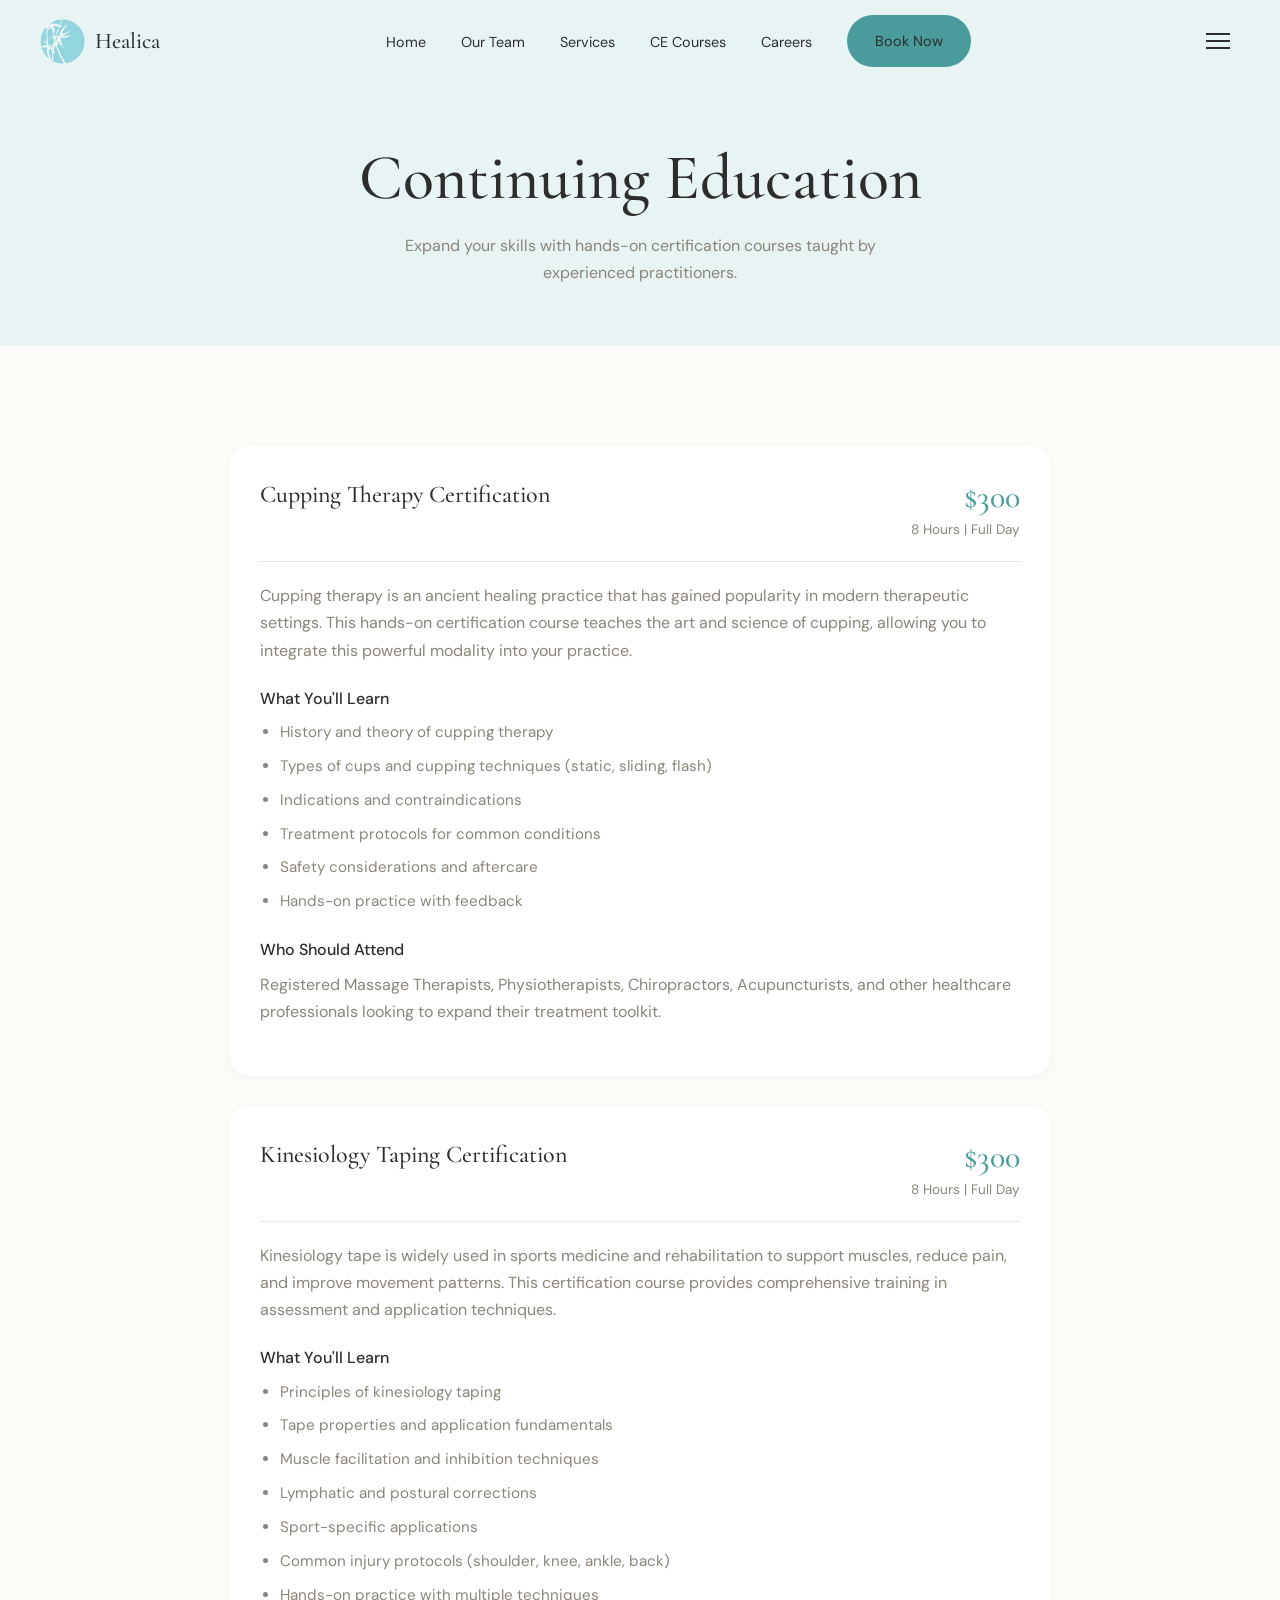
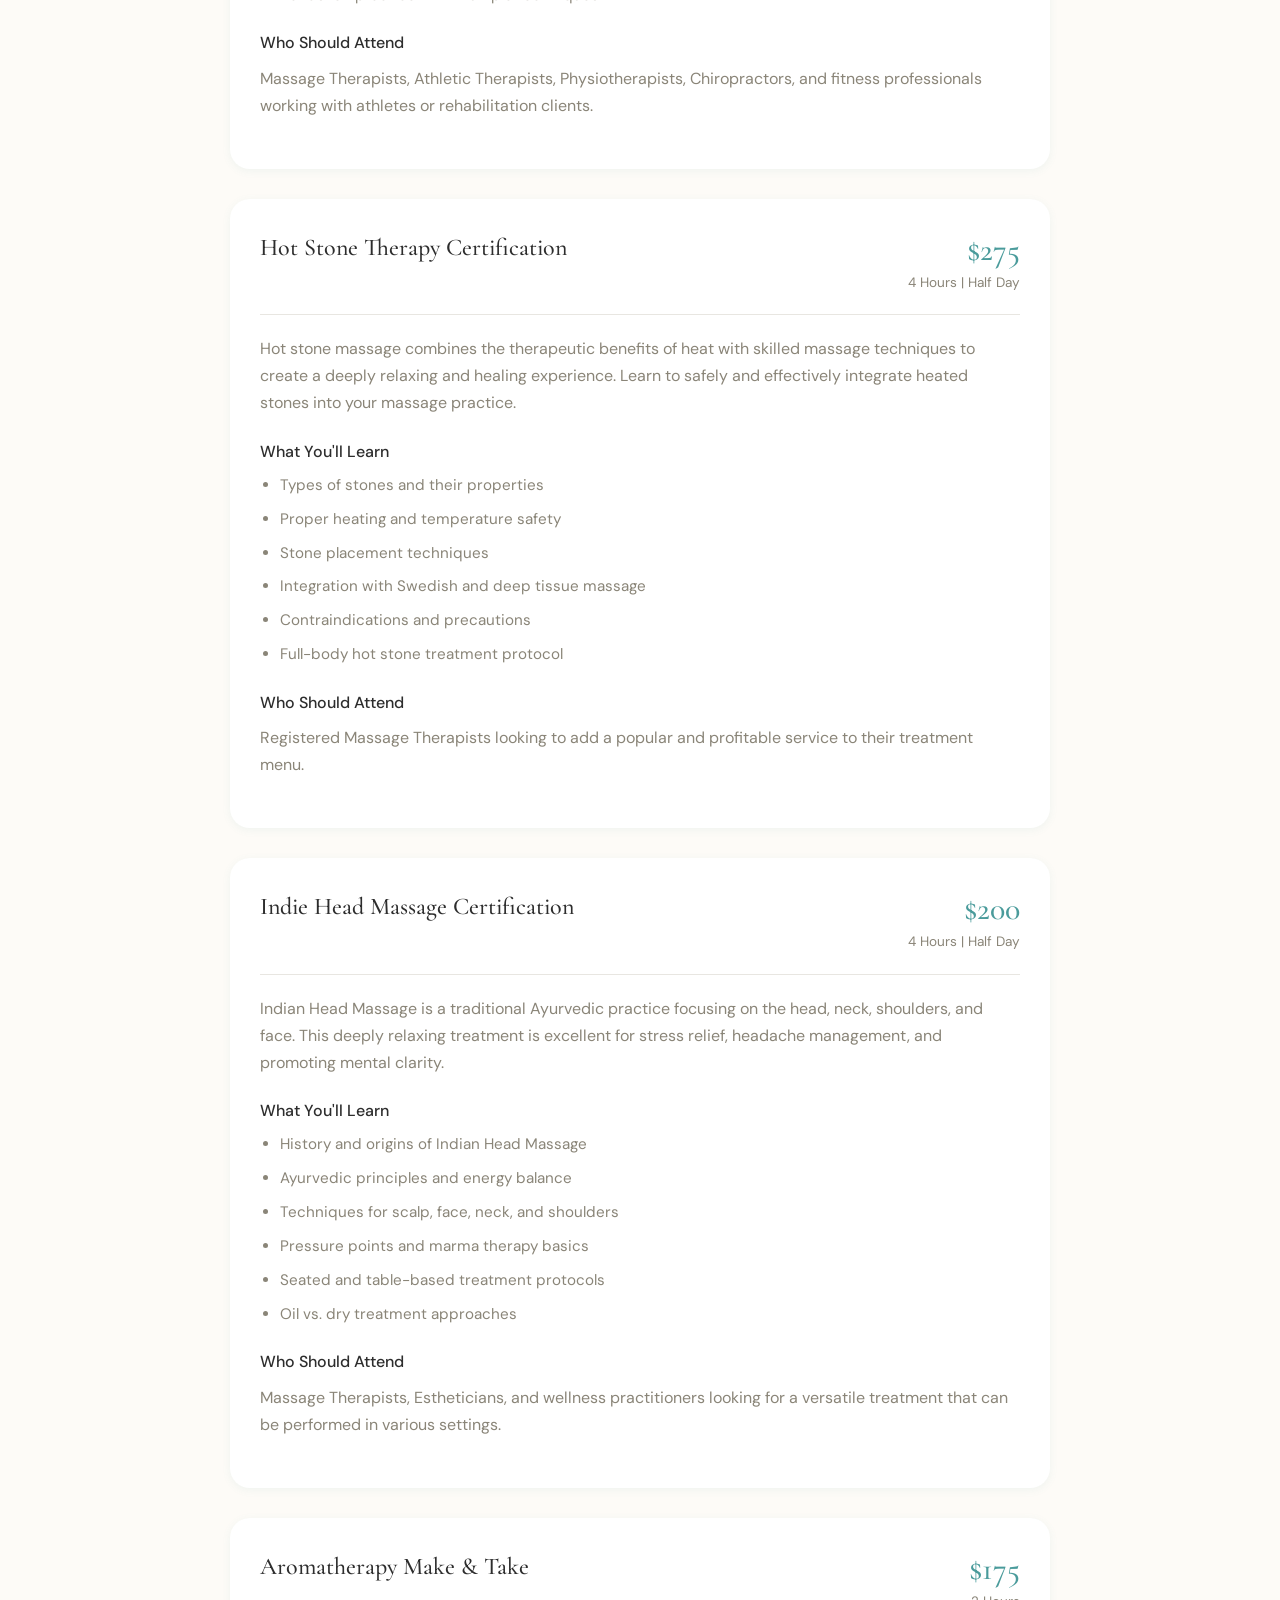
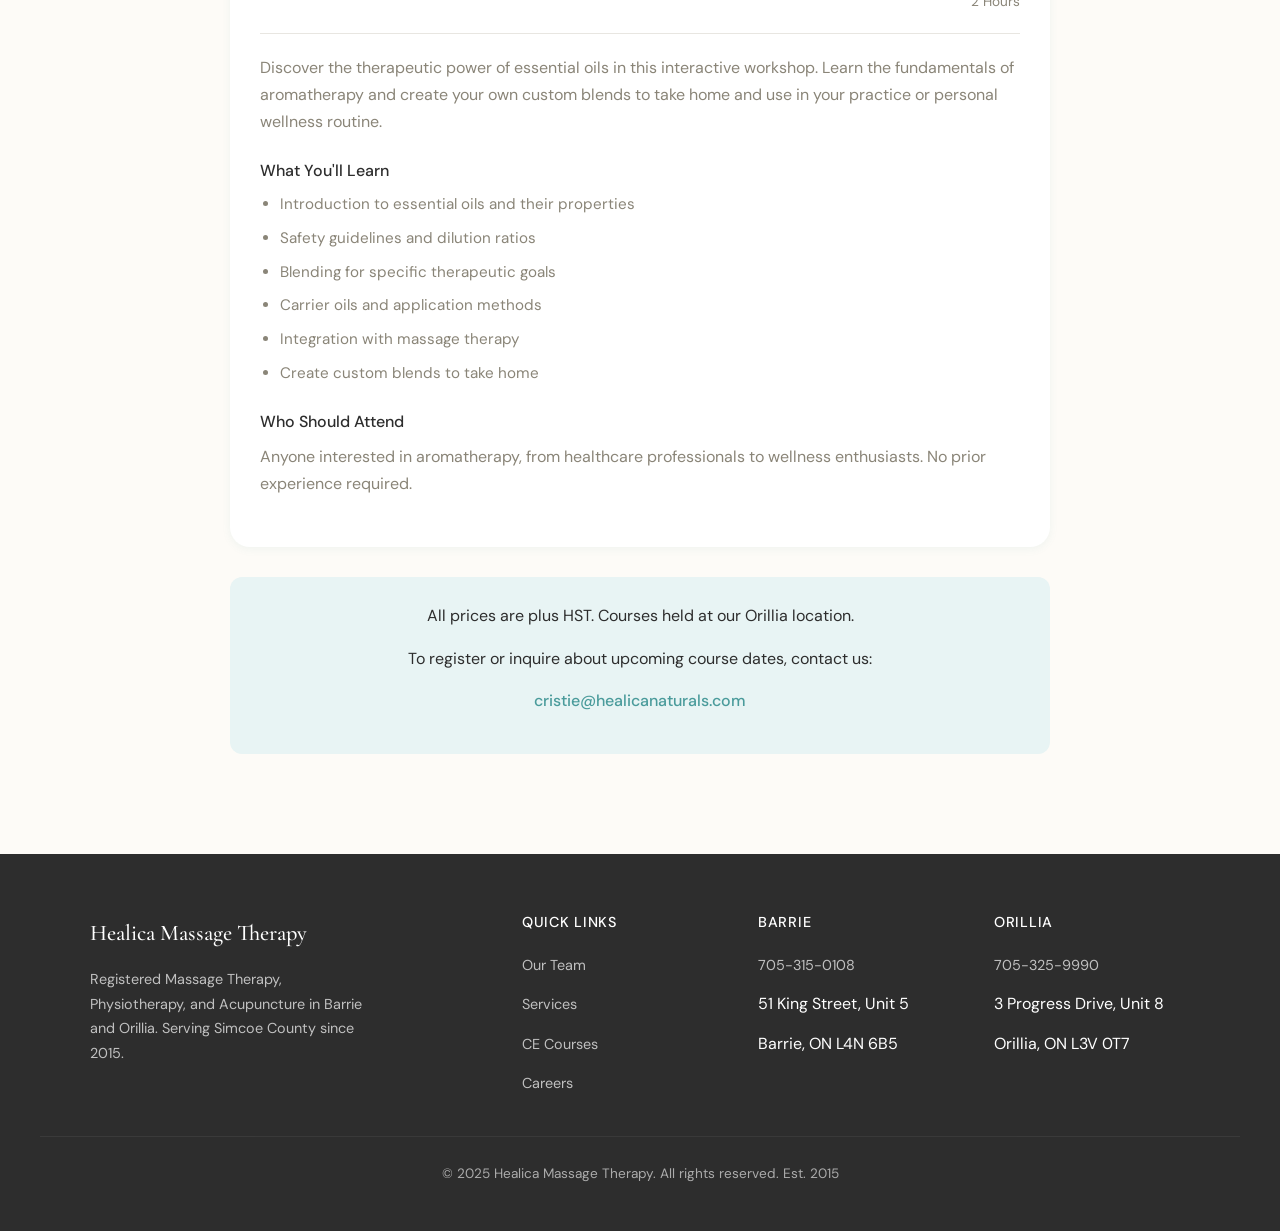
<file: courses.html>
<!DOCTYPE html>
<html lang="en">
<head>
    <meta charset="UTF-8">
    <meta name="viewport" content="width=device-width, initial-scale=1.0">
    <title>Continuing Education Courses | Healica Massage Therapy</title>
    <meta name="description" content="Hands-on certification courses for massage therapists. Cupping, Kinesiology Taping, Hot Stone, Aromatherapy, and Indie Head Massage certifications.">
    <link rel="icon" type="image/x-icon" href="favicon.ico">
    <link rel="apple-touch-icon" href="apple-touch-icon.png">
    <link rel="preconnect" href="https://fonts.googleapis.com">
    <link rel="preconnect" href="https://fonts.gstatic.com" crossorigin>
    <link href="https://fonts.googleapis.com/css2?family=Cormorant+Garamond:ital,wght@0,400;0,500;0,600;1,400;1,500&family=DM+Sans:wght@300;400;500;600&display=swap" rel="stylesheet">
    <link rel="stylesheet" href="css/style.css">
    <style>
        .course-detail-card {
            background: var(--white);
            border-radius: var(--radius-lg);
            padding: 35px 30px;
            margin-bottom: 30px;
            box-shadow: var(--shadow-sm);
            transition: all 0.3s ease;
        }
        
        .course-detail-card:hover {
            box-shadow: var(--shadow-md);
        }
        
        .course-detail-header {
            display: flex;
            justify-content: space-between;
            align-items: flex-start;
            flex-wrap: wrap;
            gap: 15px;
            margin-bottom: 20px;
            padding-bottom: 20px;
            border-bottom: 1px solid var(--light-gray);
        }
        
        .course-detail-header h3 {
            font-size: 1.5rem;
            margin: 0;
        }
        
        .course-detail-meta {
            text-align: right;
        }
        
        .course-detail-price {
            font-family: 'Cormorant Garamond', serif;
            font-size: 2rem;
            color: var(--accent);
            font-weight: 500;
            line-height: 1;
        }
        
        .course-detail-duration {
            font-size: 0.85rem;
            color: var(--text-light);
            margin-top: 5px;
        }
        
        .course-detail-card p {
            color: var(--text-light);
            margin-bottom: 15px;
        }
        
        .course-detail-card h4 {
            font-family: 'DM Sans', sans-serif;
            font-size: 1rem;
            font-weight: 500;
            color: var(--charcoal);
            margin: 25px 0 12px;
        }
        
        .course-detail-card ul {
            list-style: disc;
            padding-left: 20px;
        }
        
        .course-detail-card li {
            margin-bottom: 8px;
            font-size: 0.95rem;
            color: var(--text-light);
        }
        
        .course-contact {
            background: var(--accent-soft);
            border-radius: var(--radius-md);
            padding: 25px;
            margin-top: 30px;
            text-align: center;
        }
        
        .course-contact p {
            margin-bottom: 15px;
            color: var(--charcoal);
        }
        
        .course-contact a {
            font-weight: 500;
        }
        
        @media (max-width: 600px) {
            .course-detail-header {
                flex-direction: column;
            }
            
            .course-detail-meta {
                text-align: left;
            }
        }
    </style>
</head>
<body>
    <!-- Header -->
    <header id="header">
        <div class="header-inner">
            <a href="index.html" class="logo">
                <img src="images/logo.jpg" alt="Healica" class="logo-img">
                <span class="logo-text">Healica</span>
            </a>
            
            <nav class="desktop-nav">
                <ul>
                    <li><a href="index.html">Home</a></li>
                    <li><a href="team.html">Our Team</a></li>
                    <li><a href="about.html">Services</a></li>
                    <li><a href="courses.html">CE Courses</a></li>
                    <li><a href="careers.html">Careers</a></li>
                    <li><a href="index.html#book" class="btn btn-primary">Book Now</a></li>
                </ul>
            </nav>
            
            <button class="mobile-toggle" id="mobileToggle" aria-label="Toggle menu">
                <span></span>
                <span></span>
                <span></span>
            </button>
        </div>
    </header>
    
    <!-- Mobile Nav -->
    <nav class="mobile-nav" id="mobileNav">
        <ul>
            <li><a href="index.html">Home</a></li>
            <li><a href="team.html">Our Team</a></li>
            <li><a href="about.html">Services</a></li>
            <li><a href="courses.html">CE Courses</a></li>
            <li><a href="careers.html">Careers</a></li>
            <li><a href="index.html#book" class="btn btn-primary">Book Now</a></li>
        </ul>
    </nav>

    <!-- Page Header -->
    <div class="page-header">
        <h1>Continuing Education</h1>
        <p>Expand your skills with hands-on certification courses taught by experienced practitioners.</p>
    </div>

    <!-- Courses Section -->
    <section class="courses" style="background: var(--off-white);">
        <div class="container" style="max-width: 900px;">
            
            <!-- Cupping Therapy -->
            <div class="course-detail-card">
                <div class="course-detail-header">
                    <h3>Cupping Therapy Certification</h3>
                    <div class="course-detail-meta">
                        <div class="course-detail-price">$300</div>
                        <div class="course-detail-duration">8 Hours | Full Day</div>
                    </div>
                </div>
                <p>Cupping therapy is an ancient healing practice that has gained popularity in modern therapeutic settings. This hands-on certification course teaches the art and science of cupping, allowing you to integrate this powerful modality into your practice.</p>
                
                <h4>What You'll Learn</h4>
                <ul>
                    <li>History and theory of cupping therapy</li>
                    <li>Types of cups and cupping techniques (static, sliding, flash)</li>
                    <li>Indications and contraindications</li>
                    <li>Treatment protocols for common conditions</li>
                    <li>Safety considerations and aftercare</li>
                    <li>Hands-on practice with feedback</li>
                </ul>
                
                <h4>Who Should Attend</h4>
                <p>Registered Massage Therapists, Physiotherapists, Chiropractors, Acupuncturists, and other healthcare professionals looking to expand their treatment toolkit.</p>
            </div>
            
            <!-- Kinesiology Taping -->
            <div class="course-detail-card">
                <div class="course-detail-header">
                    <h3>Kinesiology Taping Certification</h3>
                    <div class="course-detail-meta">
                        <div class="course-detail-price">$300</div>
                        <div class="course-detail-duration">8 Hours | Full Day</div>
                    </div>
                </div>
                <p>Kinesiology tape is widely used in sports medicine and rehabilitation to support muscles, reduce pain, and improve movement patterns. This certification course provides comprehensive training in assessment and application techniques.</p>
                
                <h4>What You'll Learn</h4>
                <ul>
                    <li>Principles of kinesiology taping</li>
                    <li>Tape properties and application fundamentals</li>
                    <li>Muscle facilitation and inhibition techniques</li>
                    <li>Lymphatic and postural corrections</li>
                    <li>Sport-specific applications</li>
                    <li>Common injury protocols (shoulder, knee, ankle, back)</li>
                    <li>Hands-on practice with multiple techniques</li>
                </ul>
                
                <h4>Who Should Attend</h4>
                <p>Massage Therapists, Athletic Therapists, Physiotherapists, Chiropractors, and fitness professionals working with athletes or rehabilitation clients.</p>
            </div>
            
            <!-- Hot Stone Therapy -->
            <div class="course-detail-card">
                <div class="course-detail-header">
                    <h3>Hot Stone Therapy Certification</h3>
                    <div class="course-detail-meta">
                        <div class="course-detail-price">$275</div>
                        <div class="course-detail-duration">4 Hours | Half Day</div>
                    </div>
                </div>
                <p>Hot stone massage combines the therapeutic benefits of heat with skilled massage techniques to create a deeply relaxing and healing experience. Learn to safely and effectively integrate heated stones into your massage practice.</p>
                
                <h4>What You'll Learn</h4>
                <ul>
                    <li>Types of stones and their properties</li>
                    <li>Proper heating and temperature safety</li>
                    <li>Stone placement techniques</li>
                    <li>Integration with Swedish and deep tissue massage</li>
                    <li>Contraindications and precautions</li>
                    <li>Full-body hot stone treatment protocol</li>
                </ul>
                
                <h4>Who Should Attend</h4>
                <p>Registered Massage Therapists looking to add a popular and profitable service to their treatment menu.</p>
            </div>
            
            <!-- Indie Head Massage -->
            <div class="course-detail-card">
                <div class="course-detail-header">
                    <h3>Indie Head Massage Certification</h3>
                    <div class="course-detail-meta">
                        <div class="course-detail-price">$200</div>
                        <div class="course-detail-duration">4 Hours | Half Day</div>
                    </div>
                </div>
                <p>Indian Head Massage is a traditional Ayurvedic practice focusing on the head, neck, shoulders, and face. This deeply relaxing treatment is excellent for stress relief, headache management, and promoting mental clarity.</p>
                
                <h4>What You'll Learn</h4>
                <ul>
                    <li>History and origins of Indian Head Massage</li>
                    <li>Ayurvedic principles and energy balance</li>
                    <li>Techniques for scalp, face, neck, and shoulders</li>
                    <li>Pressure points and marma therapy basics</li>
                    <li>Seated and table-based treatment protocols</li>
                    <li>Oil vs. dry treatment approaches</li>
                </ul>
                
                <h4>Who Should Attend</h4>
                <p>Massage Therapists, Estheticians, and wellness practitioners looking for a versatile treatment that can be performed in various settings.</p>
            </div>
            
            <!-- Aromatherapy -->
            <div class="course-detail-card">
                <div class="course-detail-header">
                    <h3>Aromatherapy Make &amp; Take</h3>
                    <div class="course-detail-meta">
                        <div class="course-detail-price">$175</div>
                        <div class="course-detail-duration">2 Hours</div>
                    </div>
                </div>
                <p>Discover the therapeutic power of essential oils in this interactive workshop. Learn the fundamentals of aromatherapy and create your own custom blends to take home and use in your practice or personal wellness routine.</p>
                
                <h4>What You'll Learn</h4>
                <ul>
                    <li>Introduction to essential oils and their properties</li>
                    <li>Safety guidelines and dilution ratios</li>
                    <li>Blending for specific therapeutic goals</li>
                    <li>Carrier oils and application methods</li>
                    <li>Integration with massage therapy</li>
                    <li>Create custom blends to take home</li>
                </ul>
                
                <h4>Who Should Attend</h4>
                <p>Anyone interested in aromatherapy, from healthcare professionals to wellness enthusiasts. No prior experience required.</p>
            </div>
            
            <!-- Contact -->
            <div class="course-contact">
                <p>All prices are plus HST. Courses held at our Orillia location.</p>
                <p>To register or inquire about upcoming course dates, contact us:</p>
                <p><a href="mailto:cristie@healicanaturals.com">cristie@healicanaturals.com</a></p>
            </div>
            
        </div>
    </section>

    <!-- Footer -->
    <footer>
        <div class="footer-grid">
            <div class="footer-brand">
                <span class="logo-text">Healica Massage Therapy</span>
                <p>Registered Massage Therapy, Physiotherapy, and Acupuncture in Barrie and Orillia. Serving Simcoe County since 2015.</p>
            </div>
            <div class="footer-col">
                <h5>Quick Links</h5>
                <ul>
                    <li><a href="team.html">Our Team</a></li>
                    <li><a href="about.html">Services</a></li>
                    <li><a href="courses.html">CE Courses</a></li>
                    <li><a href="careers.html">Careers</a></li>
                </ul>
            </div>
            <div class="footer-col">
                <h5>Barrie</h5>
                <ul>
                    <li><a href="tel:7053150108">705-315-0108</a></li>
                    <li>51 King Street, Unit 5</li>
                    <li>Barrie, ON L4N 6B5</li>
                </ul>
            </div>
            <div class="footer-col">
                <h5>Orillia</h5>
                <ul>
                    <li><a href="tel:7053259990">705-325-9990</a></li>
                    <li>3 Progress Drive, Unit 8</li>
                    <li>Orillia, ON L3V 0T7</li>
                </ul>
            </div>
        </div>
        <div class="footer-bottom">
            <p>&copy; 2025 Healica Massage Therapy. All rights reserved. Est. 2015</p>
        </div>
    </footer>

    <script src="js/main.js"></script>
</body>
</html>
</file>
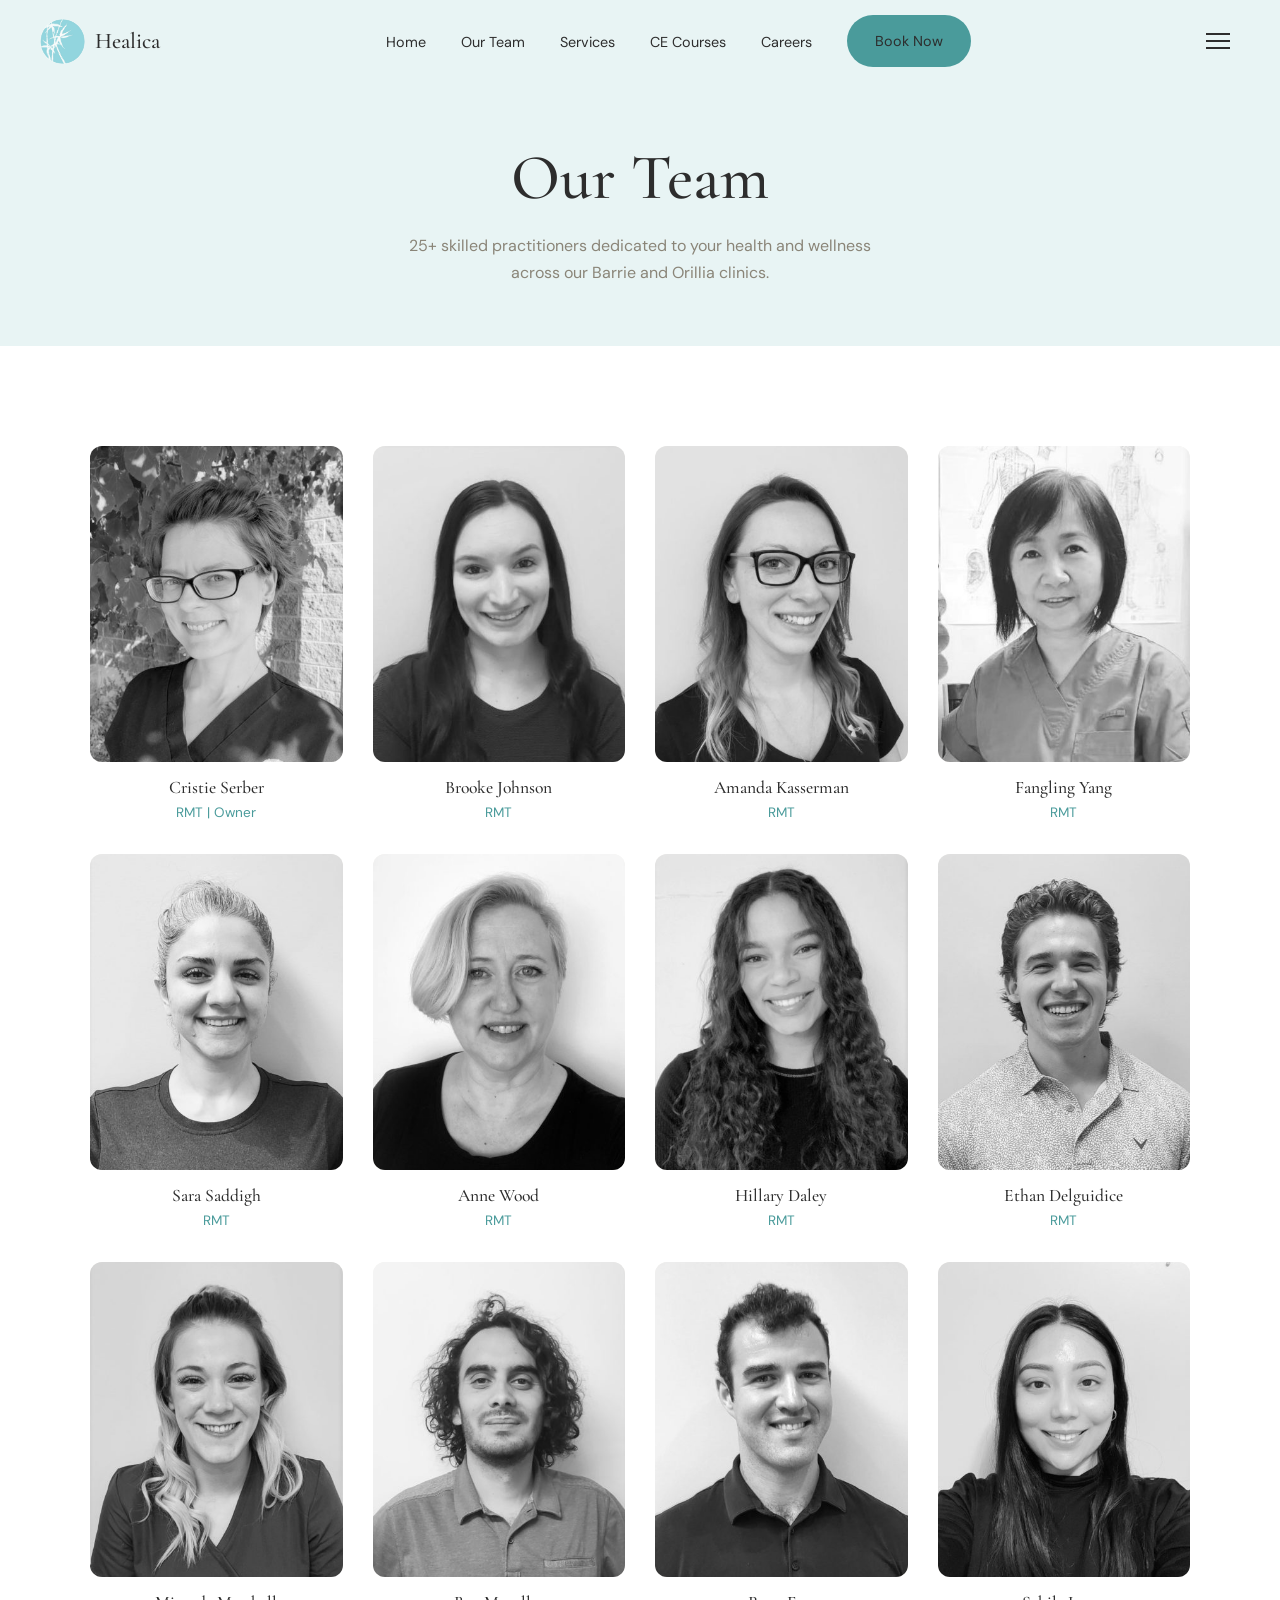
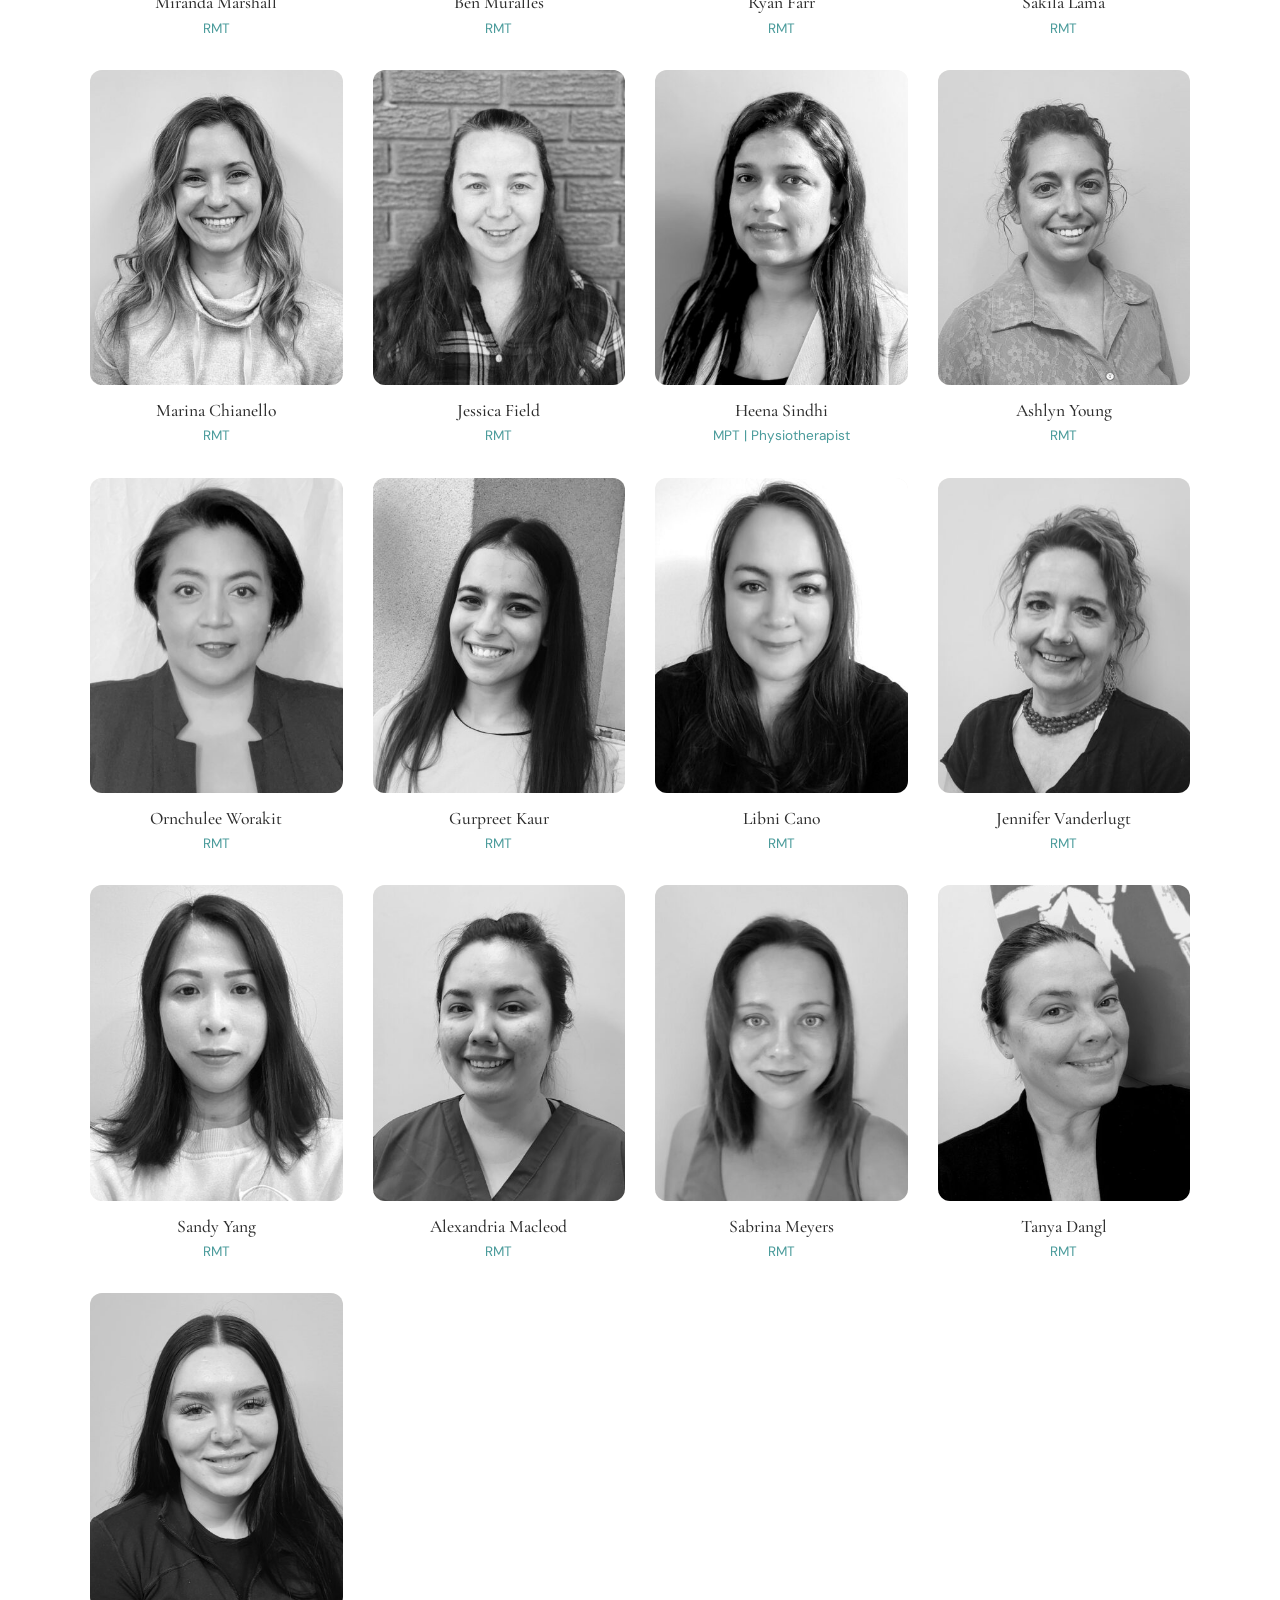
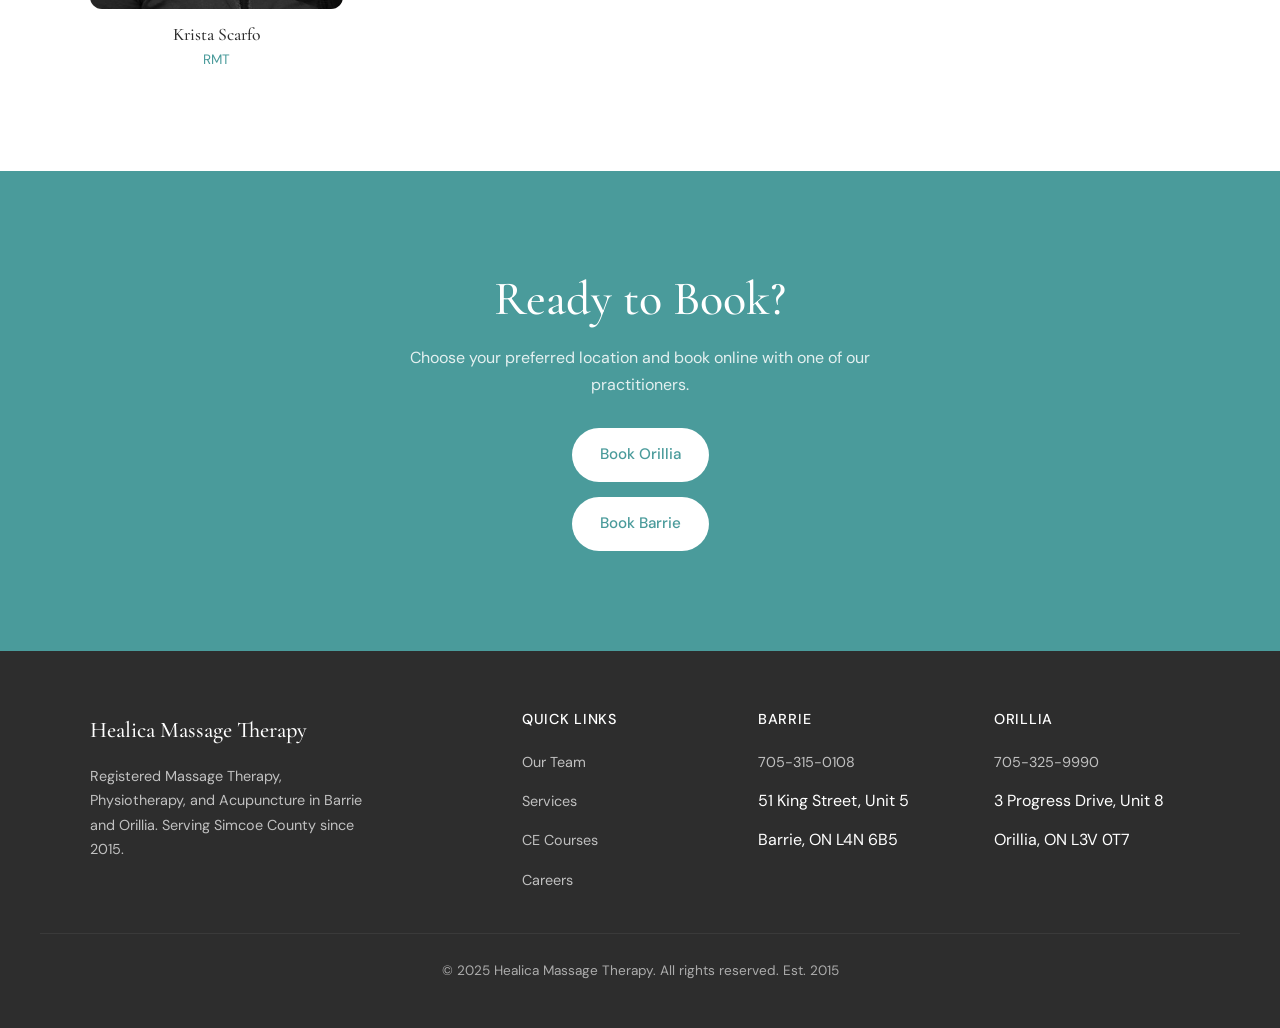
<file: team.html>
<!DOCTYPE html>
<html lang="en">
<head>
    <meta charset="UTF-8">
    <meta name="viewport" content="width=device-width, initial-scale=1.0">
    <title>Our Team | Healica Massage Therapy</title>
    <meta name="description" content="Meet our team of 25+ Registered Massage Therapists, Physiotherapists, and Acupuncturists serving Barrie and Orillia.">
    <link rel="icon" type="image/x-icon" href="favicon.ico">
    <link rel="apple-touch-icon" href="apple-touch-icon.png">
    <link rel="preconnect" href="https://fonts.googleapis.com">
    <link rel="preconnect" href="https://fonts.gstatic.com" crossorigin>
    <link href="https://fonts.googleapis.com/css2?family=Cormorant+Garamond:ital,wght@0,400;0,500;0,600;1,400;1,500&family=DM+Sans:wght@300;400;500;600&display=swap" rel="stylesheet">
    <link rel="stylesheet" href="css/style.css">
</head>
<body>
    <!-- Header -->
    <header id="header">
        <div class="header-inner">
            <a href="index.html" class="logo">
                <img src="images/logo.jpg" alt="Healica" class="logo-img">
                <span class="logo-text">Healica</span>
            </a>
            
            <nav class="desktop-nav">
                <ul>
                    <li><a href="index.html">Home</a></li>
                    <li><a href="team.html">Our Team</a></li>
                    <li><a href="about.html">Services</a></li>
                    <li><a href="courses.html">CE Courses</a></li>
                    <li><a href="careers.html">Careers</a></li>
                    <li><a href="index.html#book" class="btn btn-primary">Book Now</a></li>
                </ul>
            </nav>
            
            <button class="mobile-toggle" id="mobileToggle" aria-label="Toggle menu">
                <span></span>
                <span></span>
                <span></span>
            </button>
        </div>
    </header>
    
    <!-- Mobile Nav -->
    <nav class="mobile-nav" id="mobileNav">
        <ul>
            <li><a href="index.html">Home</a></li>
            <li><a href="team.html">Our Team</a></li>
            <li><a href="about.html">Services</a></li>
            <li><a href="courses.html">CE Courses</a></li>
            <li><a href="careers.html">Careers</a></li>
            <li><a href="index.html#book" class="btn btn-primary">Book Now</a></li>
        </ul>
    </nav>

    <!-- Page Header -->
    <div class="page-header">
        <h1>Our Team</h1>
        <p>25+ skilled practitioners dedicated to your health and wellness across our Barrie and Orillia clinics.</p>
    </div>

    <!-- Team Grid -->
    <section class="team">
        <div class="team-grid">
            <div class="team-card">
                <div class="team-photo"><img src="images/team/cristie-serber.jpg" alt="Cristie Serber, RMT"></div>
                <h4>Cristie Serber</h4>
                <p>RMT | Owner</p>
            </div>
            <div class="team-card">
                <div class="team-photo"><img src="images/team/brooke-johnson.jpg" alt="Brooke Johnson, RMT"></div>
                <h4>Brooke Johnson</h4>
                <p>RMT</p>
            </div>
            <div class="team-card">
                <div class="team-photo"><img src="images/team/amanda-kasserman.jpg" alt="Amanda Kasserman, RMT"></div>
                <h4>Amanda Kasserman</h4>
                <p>RMT</p>
            </div>
            <div class="team-card">
                <div class="team-photo"><img src="images/team/fangling-yang.jpg" alt="Fangling Yang, RMT"></div>
                <h4>Fangling Yang</h4>
                <p>RMT</p>
            </div>
            <div class="team-card">
                <div class="team-photo"><img src="images/team/sara-saddigh.jpg" alt="Sara Saddigh, RMT"></div>
                <h4>Sara Saddigh</h4>
                <p>RMT</p>
            </div>
            <div class="team-card">
                <div class="team-photo"><img src="images/team/anne-wood.jpg" alt="Anne Wood, RMT"></div>
                <h4>Anne Wood</h4>
                <p>RMT</p>
            </div>
            <div class="team-card">
                <div class="team-photo"><img src="images/team/hillary-daley.jpg" alt="Hillary Daley, RMT"></div>
                <h4>Hillary Daley</h4>
                <p>RMT</p>
            </div>
            <div class="team-card">
                <div class="team-photo"><img src="images/team/ethan-delguidice.jpg" alt="Ethan Delguidice, RMT"></div>
                <h4>Ethan Delguidice</h4>
                <p>RMT</p>
            </div>
            <div class="team-card">
                <div class="team-photo"><img src="images/team/miranda-marshall.jpg" alt="Miranda Marshall, RMT"></div>
                <h4>Miranda Marshall</h4>
                <p>RMT</p>
            </div>
            <div class="team-card">
                <div class="team-photo"><img src="images/team/ben-muralles.jpg" alt="Ben Muralles, RMT"></div>
                <h4>Ben Muralles</h4>
                <p>RMT</p>
            </div>
            <div class="team-card">
                <div class="team-photo"><img src="images/team/ryan-farr.jpg" alt="Ryan Farr, RMT"></div>
                <h4>Ryan Farr</h4>
                <p>RMT</p>
            </div>
            <div class="team-card">
                <div class="team-photo"><img src="images/team/sakila-lama.jpg" alt="Sakila Lama, RMT"></div>
                <h4>Sakila Lama</h4>
                <p>RMT</p>
            </div>
            <div class="team-card">
                <div class="team-photo"><img src="images/team/marina-chianello.jpg" alt="Marina Chianello, RMT"></div>
                <h4>Marina Chianello</h4>
                <p>RMT</p>
            </div>
            <div class="team-card">
                <div class="team-photo"><img src="images/team/jessica-field.jpg" alt="Jessica Field, RMT"></div>
                <h4>Jessica Field</h4>
                <p>RMT</p>
            </div>
            <div class="team-card">
                <div class="team-photo"><img src="images/team/heena-sindhi.jpg" alt="Heena Sindhi, MPT"></div>
                <h4>Heena Sindhi</h4>
                <p>MPT | Physiotherapist</p>
            </div>
            <div class="team-card">
                <div class="team-photo"><img src="images/team/ashlyn-young.jpg" alt="Ashlyn Young, RMT"></div>
                <h4>Ashlyn Young</h4>
                <p>RMT</p>
            </div>
            <div class="team-card">
                <div class="team-photo"><img src="images/team/ornchulee-worakit.jpg" alt="Ornchulee Worakit, RMT"></div>
                <h4>Ornchulee Worakit</h4>
                <p>RMT</p>
            </div>
            <div class="team-card">
                <div class="team-photo"><img src="images/team/gurpreet-kaur.jpg" alt="Gurpreet Kaur, RMT"></div>
                <h4>Gurpreet Kaur</h4>
                <p>RMT</p>
            </div>
            <div class="team-card">
                <div class="team-photo"><img src="images/team/libni-cano.jpg" alt="Libni Cano, RMT"></div>
                <h4>Libni Cano</h4>
                <p>RMT</p>
            </div>
            <div class="team-card">
                <div class="team-photo"><img src="images/team/jennifer-vanderlugt.jpg" alt="Jennifer Vanderlugt, RMT"></div>
                <h4>Jennifer Vanderlugt</h4>
                <p>RMT</p>
            </div>
            <div class="team-card">
                <div class="team-photo"><img src="images/team/sandy-yang.jpg" alt="Sandy Yang, RMT"></div>
                <h4>Sandy Yang</h4>
                <p>RMT</p>
            </div>
            <div class="team-card">
                <div class="team-photo"><img src="images/team/alexandria-macleod.jpg" alt="Alexandria Macleod, RMT"></div>
                <h4>Alexandria Macleod</h4>
                <p>RMT</p>
            </div>
            <div class="team-card">
                <div class="team-photo"><img src="images/team/sabrina-meyers.jpg" alt="Sabrina Meyers, RMT"></div>
                <h4>Sabrina Meyers</h4>
                <p>RMT</p>
            </div>
            <div class="team-card">
                <div class="team-photo"><img src="images/team/tanya-dangl.jpg" alt="Tanya Dangl, RMT"></div>
                <h4>Tanya Dangl</h4>
                <p>RMT</p>
            </div>
            <div class="team-card">
                <div class="team-photo"><img src="images/team/krista-scarfo.jpg" alt="Krista Scarfo, RMT"></div>
                <h4>Krista Scarfo</h4>
                <p>RMT</p>
            </div>
        </div>
    </section>

    <!-- CTA -->
    <section class="cta">
        <h2>Ready to Book?</h2>
        <p>Choose your preferred location and book online with one of our practitioners.</p>
        <div style="display: flex; flex-direction: column; gap: 15px; align-items: center;">
            <a href="https://healicamassagetherapyorillia.setmore.com/" class="btn" target="_blank">Book Orillia</a>
            <a href="https://booking.setmore.com/scheduleappointment/ae8a8a37-0cfd-47c6-97ec-b8feeb06ac7f" class="btn" target="_blank">Book Barrie</a>
        </div>
    </section>

    <!-- Footer -->
    <footer>
        <div class="footer-grid">
            <div class="footer-brand">
                <span class="logo-text">Healica Massage Therapy</span>
                <p>Registered Massage Therapy, Physiotherapy, and Acupuncture in Barrie and Orillia. Serving Simcoe County since 2015.</p>
            </div>
            <div class="footer-col">
                <h5>Quick Links</h5>
                <ul>
                    <li><a href="team.html">Our Team</a></li>
                    <li><a href="about.html">Services</a></li>
                    <li><a href="courses.html">CE Courses</a></li>
                    <li><a href="careers.html">Careers</a></li>
                </ul>
            </div>
            <div class="footer-col">
                <h5>Barrie</h5>
                <ul>
                    <li><a href="tel:7053150108">705-315-0108</a></li>
                    <li>51 King Street, Unit 5</li>
                    <li>Barrie, ON L4N 6B5</li>
                </ul>
            </div>
            <div class="footer-col">
                <h5>Orillia</h5>
                <ul>
                    <li><a href="tel:7053259990">705-325-9990</a></li>
                    <li>3 Progress Drive, Unit 8</li>
                    <li>Orillia, ON L3V 0T7</li>
                </ul>
            </div>
        </div>
        <div class="footer-bottom">
            <p>&copy; 2025 Healica Massage Therapy. All rights reserved. Est. 2015</p>
        </div>
    </footer>

    <script src="js/main.js"></script>
</body>
</html>
</file>
<file: css/style.css>
/* =============================================
   HEALICA MASSAGE THERAPY - Mobile-First CSS
   
   Base: 0-767px (phones)
   md: 768px+ (tablets)
   lg: 1024px+ (desktop)
============================================= */

/* ----- RESET ----- */
*, *::before, *::after {
    margin: 0;
    padding: 0;
    box-sizing: border-box;
}

html {
    scroll-behavior: smooth;
}

body {
    font-family: 'DM Sans', sans-serif;
    font-size: 16px;
    line-height: 1.7;
    color: var(--text);
    background-color: var(--bg);
    overflow-x: hidden;
}

img {
    max-width: 100%;
    height: auto;
    display: block;
}

a {
    color: var(--accent);
    text-decoration: none;
    transition: color 0.3s ease;
}

a:hover {
    color: var(--accent-dark);
}

ul {
    list-style: none;
}

/* ----- BRAND VARIABLES ----- */
:root {
    /* Healica Brand */
    --accent: #4A9B9B;
    --accent-dark: #3A7A7A;
    --accent-soft: #E8F4F4;
    
    /* Neutrals */
    --white: #ffffff;
    --off-white: #FDFBF7;
    --cream: #F5F3EF;
    --light-gray: #E8E6E1;
    --mid-gray: #8A8578;
    --charcoal: #2D2D2D;
    --black: #1a1816;
    
    /* Semantic */
    --bg: var(--off-white);
    --text: var(--charcoal);
    --text-light: var(--mid-gray);
    
    /* Shadows */
    --shadow-sm: 0 2px 8px rgba(74, 155, 155, 0.08);
    --shadow-md: 0 4px 20px rgba(74, 155, 155, 0.12);
    --shadow-lg: 0 12px 40px rgba(74, 155, 155, 0.15);
    
    /* Borders */
    --radius-sm: 8px;
    --radius-md: 12px;
    --radius-lg: 20px;
    --radius-full: 50px;
    
    /* Mobile spacing */
    --section-padding: 60px;
    --container-padding: 20px;
}

@media (min-width: 768px) {
    :root {
        --section-padding: 80px;
        --container-padding: 40px;
    }
}

@media (min-width: 1024px) {
    :root {
        --section-padding: 100px;
    }
}

/* ----- TYPOGRAPHY ----- */
h1, h2, h3, h4, h5 {
    font-family: 'Cormorant Garamond', serif;
    font-weight: 500;
    line-height: 1.2;
    color: var(--charcoal);
}

h1 {
    font-size: 2.5rem;
}

h2 {
    font-size: 2rem;
}

h3 {
    font-size: 1.5rem;
}

h4 {
    font-size: 1.25rem;
}

@media (min-width: 768px) {
    h1 { font-size: 3.5rem; }
    h2 { font-size: 2.5rem; }
    h3 { font-size: 1.75rem; }
}

@media (min-width: 1024px) {
    h1 { font-size: 4rem; }
    h2 { font-size: 3rem; }
}

p {
    margin-bottom: 1rem;
}

.text-light {
    color: var(--text-light);
}

.text-accent {
    color: var(--accent);
}

/* ----- CONTAINER ----- */
.container {
    width: 100%;
    max-width: 1200px;
    margin: 0 auto;
    padding-left: var(--container-padding);
    padding-right: var(--container-padding);
}

/* ----- BUTTONS ----- */
.btn {
    display: inline-block;
    padding: 14px 28px;
    border-radius: var(--radius-full);
    font-family: 'DM Sans', sans-serif;
    font-size: 0.95rem;
    font-weight: 500;
    text-align: center;
    cursor: pointer;
    transition: all 0.3s ease;
    border: none;
}

.btn-primary {
    background: var(--accent);
    color: var(--white);
}

.btn-primary:hover {
    background: var(--accent-dark);
    color: var(--white);
    transform: translateY(-2px);
    box-shadow: var(--shadow-md);
}

.btn-outline {
    background: transparent;
    color: var(--charcoal);
    border: 1px solid var(--charcoal);
}

.btn-outline:hover {
    background: var(--charcoal);
    color: var(--white);
}

/* ----- HEADER ----- */
header {
    position: fixed;
    top: 0;
    left: 0;
    right: 0;
    z-index: 1000;
    padding: 15px var(--container-padding);
    background: transparent;
    transition: all 0.3s ease;
}

header.scrolled {
    background: rgba(253, 251, 247, 0.95);
    backdrop-filter: blur(10px);
    box-shadow: var(--shadow-sm);
}

.header-inner {
    display: flex;
    justify-content: space-between;
    align-items: center;
    max-width: 1200px;
    margin: 0 auto;
}

.logo {
    display: flex;
    align-items: center;
    gap: 10px;
}

.logo-circle {
    width: 45px;
    height: 45px;
    background: var(--accent);
    border-radius: 50%;
    position: relative;
}

.logo-img {
    width: 45px;
    height: 45px;
    border-radius: 50%;
    object-fit: cover;
}

.logo-circle::before,
.logo-circle::after {
    content: '';
    position: absolute;
    background: var(--white);
    width: 2px;
    border-radius: 2px;
}

.logo-circle::before {
    height: 22px;
    left: 16px;
    top: 10px;
    transform: rotate(-15deg);
}

.logo-circle::after {
    height: 18px;
    left: 26px;
    top: 14px;
    transform: rotate(20deg);
}

.logo-text {
    font-family: 'Cormorant Garamond', serif;
    font-size: 1.4rem;
    font-weight: 500;
    color: var(--charcoal);
}

/* Desktop Nav - hidden on mobile */
.desktop-nav {
    display: none;
}

.desktop-nav ul {
    display: flex;
    gap: 35px;
    align-items: center;
}

.desktop-nav a {
    color: var(--charcoal);
    font-size: 0.9rem;
    font-weight: 400;
    position: relative;
}

.desktop-nav a::after {
    content: '';
    position: absolute;
    bottom: -4px;
    left: 0;
    width: 0;
    height: 1px;
    background: var(--accent);
    transition: width 0.3s ease;
}

.desktop-nav a:hover::after {
    width: 100%;
}

.desktop-nav a:hover {
    color: var(--charcoal);
}

@media (min-width: 1024px) {
    .desktop-nav {
        display: block;
    }
    
    .mobile-toggle {
        display: none;
    }
}

/* Mobile Toggle */
.mobile-toggle {
    display: flex;
    flex-direction: column;
    gap: 5px;
    cursor: pointer;
    padding: 10px;
    background: none;
    border: none;
}

.mobile-toggle span {
    width: 24px;
    height: 2px;
    background: var(--charcoal);
    transition: all 0.3s ease;
}

.mobile-toggle.active span:nth-child(1) {
    transform: rotate(45deg) translate(5px, 5px);
}

.mobile-toggle.active span:nth-child(2) {
    opacity: 0;
}

.mobile-toggle.active span:nth-child(3) {
    transform: rotate(-45deg) translate(5px, -5px);
}

/* Mobile Nav */
.mobile-nav {
    display: none;
    position: fixed;
    top: 75px;
    left: 0;
    right: 0;
    bottom: 0;
    background: var(--off-white);
    padding: 40px var(--container-padding);
    z-index: 999;
}

.mobile-nav.active {
    display: block;
}

.mobile-nav ul {
    display: flex;
    flex-direction: column;
    gap: 25px;
}

.mobile-nav a {
    font-size: 1.25rem;
    color: var(--charcoal);
    font-family: 'Cormorant Garamond', serif;
}

.mobile-nav .btn {
    margin-top: 20px;
    text-align: center;
}

@media (min-width: 1024px) {
    .mobile-nav {
        display: none !important;
    }
}

/* ----- HERO ----- */
.hero {
    padding: 140px var(--container-padding) 60px;
    background: linear-gradient(180deg, var(--accent-soft) 0%, var(--off-white) 100%);
    min-height: 100vh;
    display: flex;
    flex-direction: column;
    justify-content: center;
}

.hero-content {
    max-width: 600px;
}

.hero-badge {
    display: inline-flex;
    align-items: center;
    gap: 8px;
    background: var(--white);
    padding: 8px 16px;
    border-radius: var(--radius-full);
    font-size: 0.8rem;
    color: var(--accent);
    margin-bottom: 25px;
    box-shadow: var(--shadow-sm);
}

.hero-badge::before {
    content: '';
    width: 8px;
    height: 8px;
    background: var(--accent);
    border-radius: 50%;
}

.hero h1 {
    margin-bottom: 20px;
}

.hero h1 em {
    color: var(--accent);
    font-style: italic;
}

.hero p {
    font-size: 1.1rem;
    color: var(--text-light);
    margin-bottom: 30px;
    max-width: 480px;
}

.hero-buttons {
    display: flex;
    flex-direction: column;
    gap: 15px;
}

@media (min-width: 768px) {
    .hero {
        padding-top: 160px;
        padding-bottom: 80px;
    }
    
    .hero-buttons {
        flex-direction: row;
    }
}

@media (min-width: 1024px) {
    .hero {
        padding-left: 10%;
    }
}

/* Hero Stats */
.hero-stats {
    display: grid;
    grid-template-columns: repeat(3, 1fr);
    gap: 20px;
    margin-top: 50px;
    padding-top: 40px;
    border-top: 1px solid var(--light-gray);
    max-width: 450px;
}

.stat-number {
    font-family: 'Cormorant Garamond', serif;
    font-size: 2.5rem;
    color: var(--accent);
    font-weight: 500;
    line-height: 1;
}

.stat-label {
    font-size: 0.75rem;
    color: var(--text-light);
    text-transform: uppercase;
    letter-spacing: 0.05em;
    margin-top: 5px;
}

@media (min-width: 768px) {
    .stat-number {
        font-size: 3rem;
    }
}

/* ----- LOCATIONS BAR ----- */
.locations-bar {
    background: var(--charcoal);
    padding: 30px var(--container-padding);
}

.locations-grid {
    display: grid;
    grid-template-columns: 1fr;
    gap: 30px;
    max-width: 1000px;
    margin: 0 auto;
}

@media (min-width: 768px) {
    .locations-grid {
        grid-template-columns: 1fr 1fr;
        gap: 60px;
    }
}

.location-item {
    display: flex;
    align-items: flex-start;
    gap: 15px;
    color: var(--white);
}

.location-icon {
    width: 45px;
    height: 45px;
    border: 1px solid rgba(255,255,255,0.3);
    border-radius: 50%;
    display: flex;
    align-items: center;
    justify-content: center;
    flex-shrink: 0;
    font-size: 0.85rem;
}

.location-details h4 {
    font-family: 'DM Sans', sans-serif;
    font-weight: 500;
    font-size: 1rem;
    color: var(--white);
    margin-bottom: 5px;
}

.location-details p {
    font-size: 0.85rem;
    opacity: 0.7;
    margin-bottom: 5px;
}

.location-details a {
    color: var(--accent);
    font-weight: 500;
}

/* ----- SECTIONS ----- */
section {
    padding: var(--section-padding) var(--container-padding);
}

.section-header {
    text-align: center;
    max-width: 600px;
    margin: 0 auto 50px;
}

.section-tag {
    font-size: 0.75rem;
    text-transform: uppercase;
    letter-spacing: 0.15em;
    color: var(--accent);
    margin-bottom: 15px;
}

.section-header h2 {
    margin-bottom: 15px;
}

.section-header p {
    color: var(--text-light);
}

/* ----- SERVICES SECTION ----- */
.services {
    background: var(--white);
}

.services-grid {
    display: grid;
    grid-template-columns: 1fr;
    gap: 25px;
    max-width: 1100px;
    margin: 0 auto;
}

@media (min-width: 768px) {
    .services-grid {
        grid-template-columns: repeat(2, 1fr);
    }
}

@media (min-width: 1024px) {
    .services-grid {
        grid-template-columns: repeat(4, 1fr);
    }
}

.service-card {
    background: var(--cream);
    border-radius: var(--radius-lg);
    padding: 30px 25px;
    transition: all 0.3s ease;
    position: relative;
    overflow: hidden;
}

.service-card::before {
    content: '';
    position: absolute;
    top: 0;
    left: 0;
    width: 100%;
    height: 3px;
    background: var(--accent);
    transform: scaleX(0);
    transform-origin: left;
    transition: transform 0.3s ease;
}

.service-card:hover::before {
    transform: scaleX(1);
}

.service-card:hover {
    transform: translateY(-5px);
    box-shadow: var(--shadow-lg);
}

.service-icon {
    width: 55px;
    height: 55px;
    background: var(--accent-soft);
    border-radius: var(--radius-md);
    display: flex;
    align-items: center;
    justify-content: center;
    margin-bottom: 20px;
    font-size: 1.5rem;
    color: var(--accent);
    transition: all 0.3s ease;
}

.service-card:hover .service-icon {
    background: var(--accent);
    color: var(--white);
}

.service-card h3 {
    font-size: 1.3rem;
    margin-bottom: 10px;
}

.service-card p {
    font-size: 0.9rem;
    color: var(--text-light);
    margin-bottom: 0;
}

/* ----- ABOUT PREVIEW ----- */
.about-preview {
    background: var(--off-white);
}

.about-grid {
    display: grid;
    grid-template-columns: 1fr;
    gap: 40px;
    align-items: center;
    max-width: 1100px;
    margin: 0 auto;
}

@media (min-width: 768px) {
    .about-grid {
        grid-template-columns: 1fr 1fr;
        gap: 60px;
    }
}

.about-image {
    background: var(--accent-soft);
    border-radius: var(--radius-lg);
    aspect-ratio: 4/3;
    display: flex;
    align-items: center;
    justify-content: center;
    color: var(--accent);
    font-family: 'Cormorant Garamond', serif;
    font-size: 1.25rem;
    font-style: italic;
    overflow: hidden;
}

.about-image img {
    width: 100%;
    height: 100%;
    object-fit: cover;
}

.about-content h2 {
    margin-bottom: 20px;
}

.about-content p {
    color: var(--text-light);
    margin-bottom: 25px;
}

.about-features {
    display: grid;
    grid-template-columns: 1fr 1fr;
    gap: 15px;
    margin-bottom: 30px;
}

.feature-item {
    display: flex;
    align-items: center;
    gap: 10px;
    font-size: 0.9rem;
}

.feature-check {
    width: 20px;
    height: 20px;
    background: var(--accent-soft);
    border-radius: 50%;
    display: flex;
    align-items: center;
    justify-content: center;
    color: var(--accent);
    font-size: 0.7rem;
    flex-shrink: 0;
}

/* ----- COURSES SECTION ----- */
.courses {
    background: var(--cream);
}

.courses-grid {
    display: grid;
    grid-template-columns: 1fr;
    gap: 20px;
    max-width: 900px;
    margin: 0 auto;
}

@media (min-width: 768px) {
    .courses-grid {
        grid-template-columns: repeat(2, 1fr);
    }
}

@media (min-width: 1024px) {
    .courses-grid {
        grid-template-columns: repeat(3, 1fr);
    }
}

.course-card {
    background: var(--white);
    border-radius: var(--radius-md);
    padding: 25px;
    transition: all 0.3s ease;
}

.course-card:hover {
    box-shadow: var(--shadow-md);
    transform: translateY(-3px);
}

.course-card h4 {
    font-size: 1.15rem;
    margin-bottom: 8px;
}

.course-meta {
    font-size: 0.85rem;
    color: var(--text-light);
    margin-bottom: 12px;
}

.course-price {
    font-family: 'Cormorant Garamond', serif;
    font-size: 1.5rem;
    color: var(--accent);
    font-weight: 500;
}

/* ----- INSURANCE SECTION ----- */
.insurance {
    background: var(--white);
    text-align: center;
}

.insurance-logos {
    display: flex;
    flex-wrap: wrap;
    justify-content: center;
    gap: 30px;
    margin-top: 40px;
    opacity: 0.6;
}

.insurance-count {
    font-family: 'Cormorant Garamond', serif;
    font-size: 3rem;
    color: var(--accent);
    font-weight: 500;
    margin-bottom: 10px;
}

/* ----- CTA SECTION ----- */
.cta {
    background: var(--accent);
    text-align: center;
}

.cta h2 {
    color: var(--white);
    margin-bottom: 15px;
}

.cta p {
    color: rgba(255,255,255,0.85);
    margin-bottom: 30px;
    max-width: 500px;
    margin-left: auto;
    margin-right: auto;
}

.cta .btn {
    background: var(--white);
    color: var(--accent);
}

.cta .btn:hover {
    background: var(--charcoal);
    color: var(--white);
}

/* ----- FOOTER ----- */
footer {
    background: var(--charcoal);
    color: var(--white);
    padding: 60px var(--container-padding) 30px;
}

.footer-grid {
    display: grid;
    grid-template-columns: 1fr;
    gap: 40px;
    max-width: 1100px;
    margin: 0 auto 40px;
}

@media (min-width: 768px) {
    .footer-grid {
        grid-template-columns: 2fr 1fr 1fr 1fr;
        gap: 40px;
    }
}

.footer-brand .logo-text {
    color: var(--white);
    margin-bottom: 15px;
    display: block;
}

.footer-brand p {
    font-size: 0.9rem;
    opacity: 0.7;
    max-width: 280px;
}

.footer-col h5 {
    font-family: 'DM Sans', sans-serif;
    font-size: 0.9rem;
    font-weight: 500;
    color: var(--white);
    margin-bottom: 20px;
    text-transform: uppercase;
    letter-spacing: 0.05em;
}

.footer-col ul {
    display: flex;
    flex-direction: column;
    gap: 12px;
}

.footer-col a {
    color: rgba(255,255,255,0.7);
    font-size: 0.9rem;
    transition: color 0.3s ease;
}

.footer-col a:hover {
    color: var(--accent);
}

.footer-bottom {
    border-top: 1px solid rgba(255,255,255,0.1);
    padding-top: 25px;
    text-align: center;
    font-size: 0.85rem;
    opacity: 0.6;
}

/* ----- PAGE HEADER (for inner pages) ----- */
.page-header {
    padding: 140px var(--container-padding) 60px;
    background: var(--accent-soft);
    text-align: center;
}

.page-header h1 {
    margin-bottom: 15px;
}

.page-header p {
    color: var(--text-light);
    max-width: 500px;
    margin: 0 auto;
}

/* ----- TEAM GRID ----- */
.team {
    background: var(--white);
}

.team-grid {
    display: grid;
    grid-template-columns: repeat(2, 1fr);
    gap: 20px;
    max-width: 1100px;
    margin: 0 auto;
}

@media (min-width: 768px) {
    .team-grid {
        grid-template-columns: repeat(3, 1fr);
        gap: 25px;
    }
}

@media (min-width: 1024px) {
    .team-grid {
        grid-template-columns: repeat(4, 1fr);
        gap: 30px;
    }
}

.team-card {
    text-align: center;
}

.team-photo {
    aspect-ratio: 4/5;
    background: var(--cream);
    border-radius: var(--radius-md);
    margin-bottom: 15px;
    overflow: hidden;
}

.team-photo img {
    width: 100%;
    height: 100%;
    object-fit: cover;
    filter: grayscale(100%);
    transition: filter 0.3s ease;
}

.team-card:hover .team-photo img {
    filter: grayscale(0%);
}

.team-card h4 {
    font-size: 1.1rem;
    margin-bottom: 3px;
}

.team-card p {
    font-size: 0.85rem;
    color: var(--accent);
    margin-bottom: 0;
}

/* ----- CAREERS PAGE ----- */
.careers-content {
    background: var(--white);
}

.careers-intro {
    max-width: 800px;
    margin: 0 auto 50px;
    text-align: center;
}

.job-posting {
    background: var(--cream);
    border-radius: var(--radius-lg);
    padding: 35px 30px;
    margin-bottom: 25px;
    max-width: 800px;
    margin-left: auto;
    margin-right: auto;
}

.job-posting h3 {
    margin-bottom: 20px;
}

.job-posting h4 {
    font-family: 'DM Sans', sans-serif;
    font-size: 1rem;
    font-weight: 500;
    margin: 25px 0 15px;
    color: var(--accent);
}

.job-posting ul {
    list-style: disc;
    padding-left: 20px;
}

.job-posting li {
    margin-bottom: 8px;
    font-size: 0.95rem;
    color: var(--text-light);
}

.job-contact {
    margin-top: 30px;
    padding-top: 25px;
    border-top: 1px solid var(--light-gray);
}

.job-contact p {
    margin-bottom: 10px;
}

.job-contact a {
    font-weight: 500;
}

/* ----- ACCORDION (About page) ----- */
.accordion {
    max-width: 800px;
    margin: 0 auto;
}

.accordion-item {
    background: var(--white);
    border-radius: var(--radius-md);
    margin-bottom: 15px;
    overflow: hidden;
    box-shadow: var(--shadow-sm);
}

.accordion-header {
    padding: 20px 25px;
    cursor: pointer;
    display: flex;
    justify-content: space-between;
    align-items: center;
    transition: background 0.3s ease;
}

.accordion-header:hover {
    background: var(--accent-soft);
}

.accordion-header h3 {
    font-size: 1.2rem;
    margin: 0;
}

.accordion-icon {
    font-size: 1.5rem;
    color: var(--accent);
    transition: transform 0.3s ease;
}

.accordion-item.active .accordion-icon {
    transform: rotate(45deg);
}

.accordion-content {
    display: none;
    padding: 0 25px 25px;
}

.accordion-item.active .accordion-content {
    display: block;
}

.accordion-content p {
    color: var(--text-light);
    font-size: 0.95rem;
}

/* ----- UTILITIES ----- */
.text-center {
    text-align: center;
}

.mt-20 { margin-top: 20px; }
.mt-40 { margin-top: 40px; }
.mb-20 { margin-bottom: 20px; }
.mb-40 { margin-bottom: 40px; }
</file>
